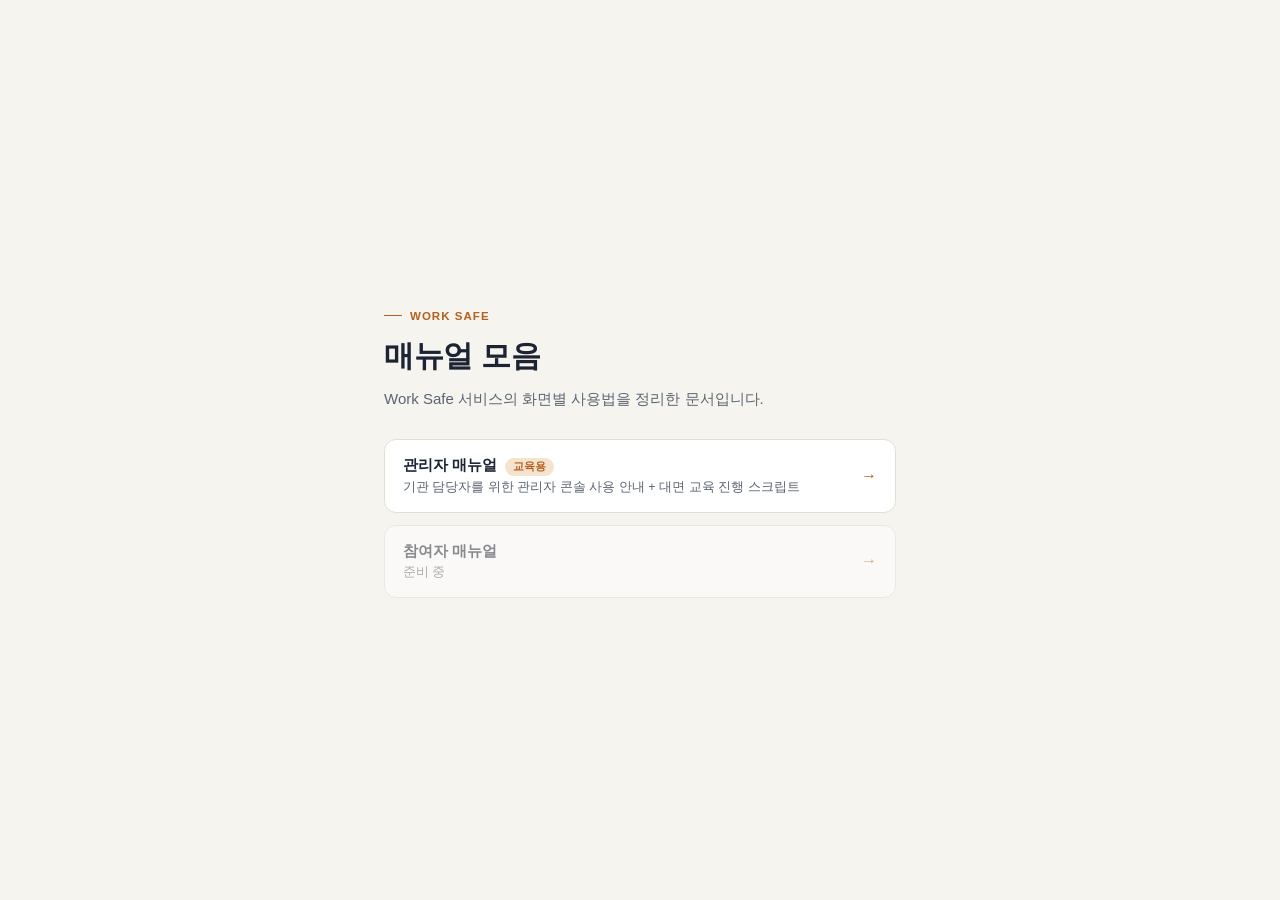
<file: docs/index.html>
<!doctype html>
<html lang="ko">
<head>
<meta charset="utf-8" />
<meta name="viewport" content="width=device-width, initial-scale=1" />
<title>Work Safe 매뉴얼</title>
<link rel="icon" href="./assets/icon/app-icon-64.png" type="image/png" />
<style>
  :root {
    --paper: #f6f4ef;
    --surface: #ffffff;
    --ink: #1c2333;
    --ink-muted: #5c6472;
    --line: #e3ded2;
    --navy: #16233f;
    --accent: #b5601c;
    --accent-soft: #f4e3ce;
  }
  @media (prefers-color-scheme: dark) {
    :root {
      --paper: #14161c;
      --surface: #1b1e26;
      --ink: #ecebe6;
      --ink-muted: #a6a9b4;
      --line: #2c303b;
      --navy: #b9c4de;
      --accent: #e2954f;
      --accent-soft: #3a2c1c;
    }
  }
  * { box-sizing: border-box; }
  body {
    margin: 0;
    min-height: 100vh;
    display: flex;
    align-items: center;
    justify-content: center;
    background: var(--paper);
    color: var(--ink);
    font-family: -apple-system, BlinkMacSystemFont, "Apple SD Gothic Neo", "Malgun Gothic", "Noto Sans KR", sans-serif;
  }
  .wrap { max-width: 560px; width: 100%; padding: 40px 24px; }
  .eyebrow {
    display: inline-flex; align-items: center; gap: 8px;
    font-size: 11.5px; font-weight: 800; letter-spacing: 0.09em; text-transform: uppercase;
    color: var(--accent); margin-bottom: 14px;
  }
  .eyebrow::before { content: ""; width: 18px; height: 1.5px; background: var(--accent); }
  h1 { font-size: clamp(24px, 4vw, 30px); font-weight: 800; letter-spacing: -0.01em; margin: 0 0 10px; }
  p.lead { color: var(--ink-muted); font-size: 15px; margin: 0 0 28px; line-height: 1.6; }
  .cards { display: flex; flex-direction: column; gap: 12px; }
  a.card {
    display: flex; align-items: center; justify-content: space-between; gap: 12px;
    padding: 16px 18px; border-radius: 12px;
    background: var(--surface); border: 1px solid var(--line);
    text-decoration: none; color: var(--ink);
  }
  a.card:hover { border-color: var(--accent); }
  a.card .title { font-weight: 700; font-size: 15px; }
  a.card .desc { font-size: 12.5px; color: var(--ink-muted); margin-top: 3px; }
  a.card .arrow { color: var(--accent); font-weight: 800; flex: none; }
  .card.disabled {
    opacity: 0.5; pointer-events: none;
  }
  .badge {
    display: inline-block; font-size: 10.5px; font-weight: 800; padding: 2px 8px;
    border-radius: 999px; background: var(--accent-soft); color: var(--accent); margin-left: 8px;
  }
</style>
</head>
<body>
  <div class="wrap">
    <span class="eyebrow">Work Safe</span>
    <h1>매뉴얼 모음</h1>
    <p class="lead">Work Safe 서비스의 화면별 사용법을 정리한 문서입니다.</p>
    <div class="cards">
      <a class="card" href="./admin-manual.html">
        <div>
          <div class="title">관리자 매뉴얼<span class="badge">교육용</span></div>
          <div class="desc">기관 담당자를 위한 관리자 콘솔 사용 안내 + 대면 교육 진행 스크립트</div>
        </div>
        <div class="arrow">→</div>
      </a>
      <a class="card disabled" href="#">
        <div>
          <div class="title">참여자 매뉴얼</div>
          <div class="desc">준비 중</div>
        </div>
        <div class="arrow">→</div>
      </a>
    </div>
  </div>
</body>
</html>
</file>
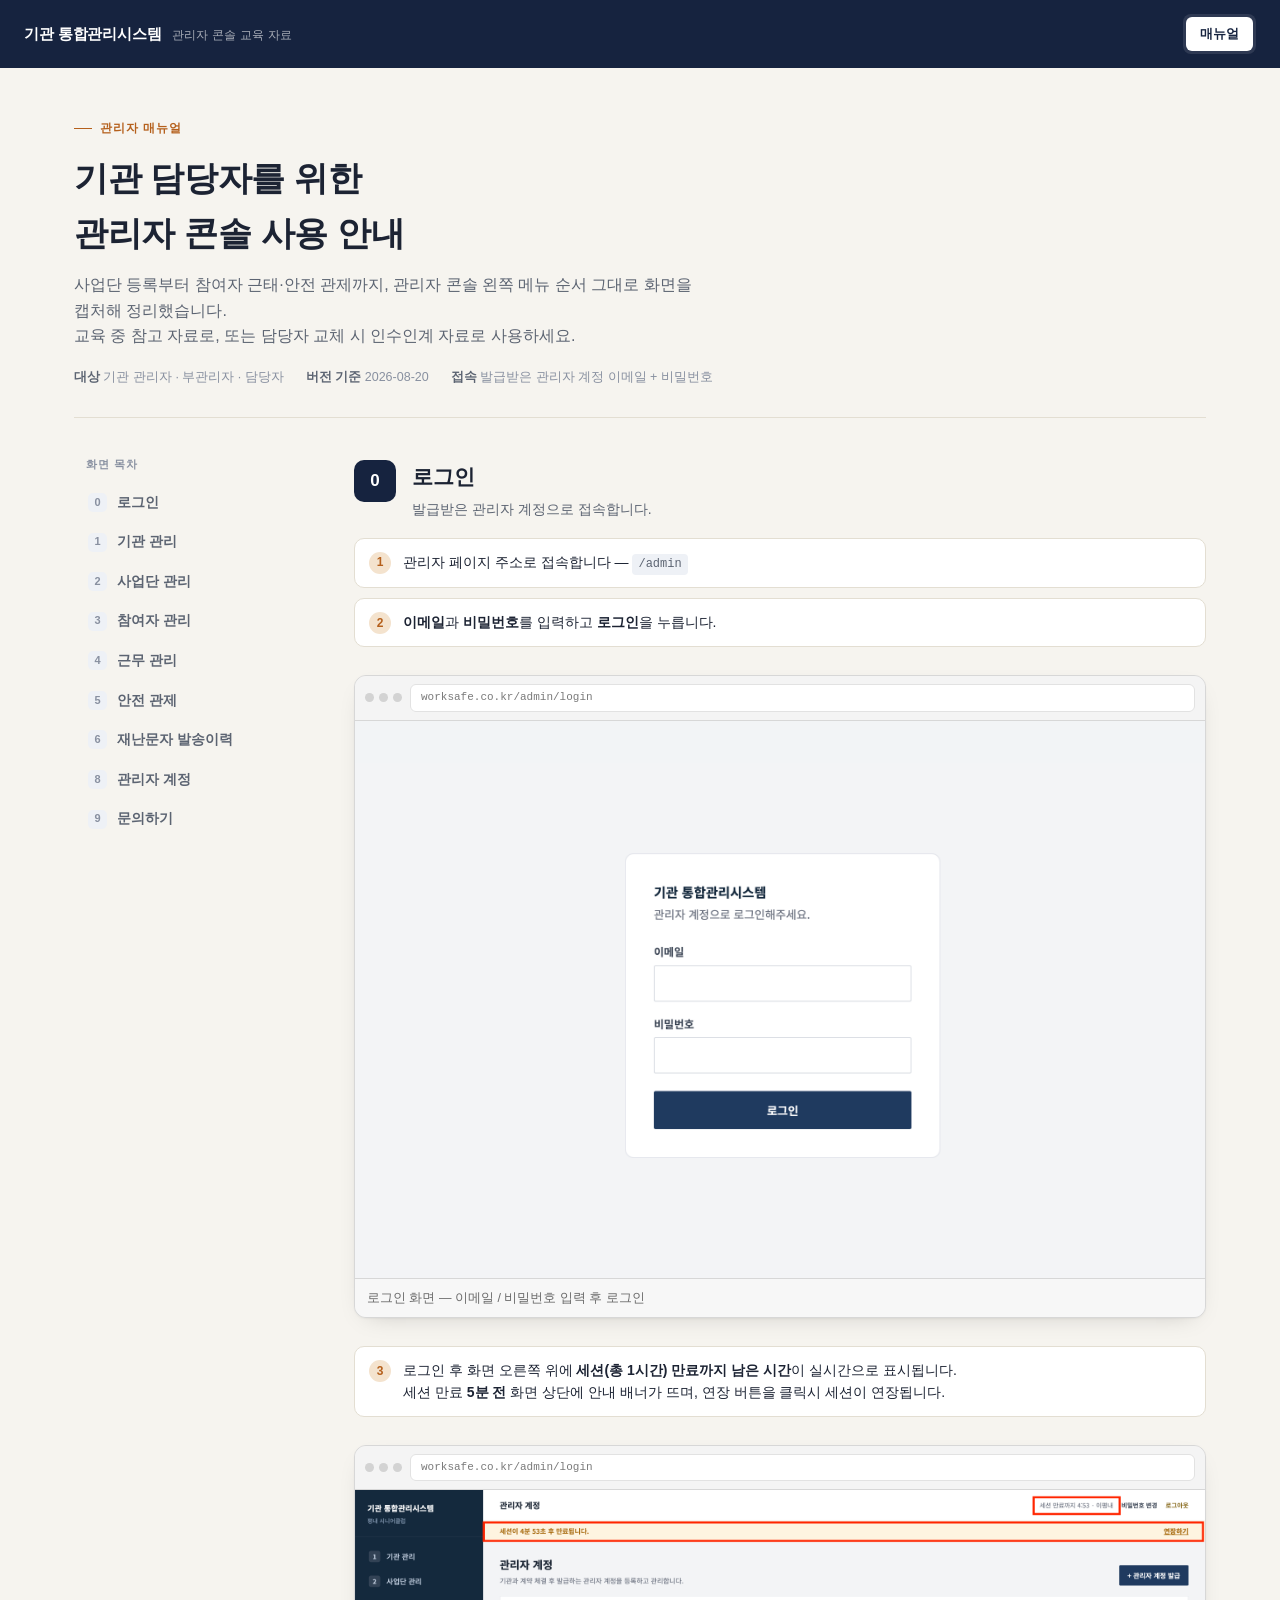
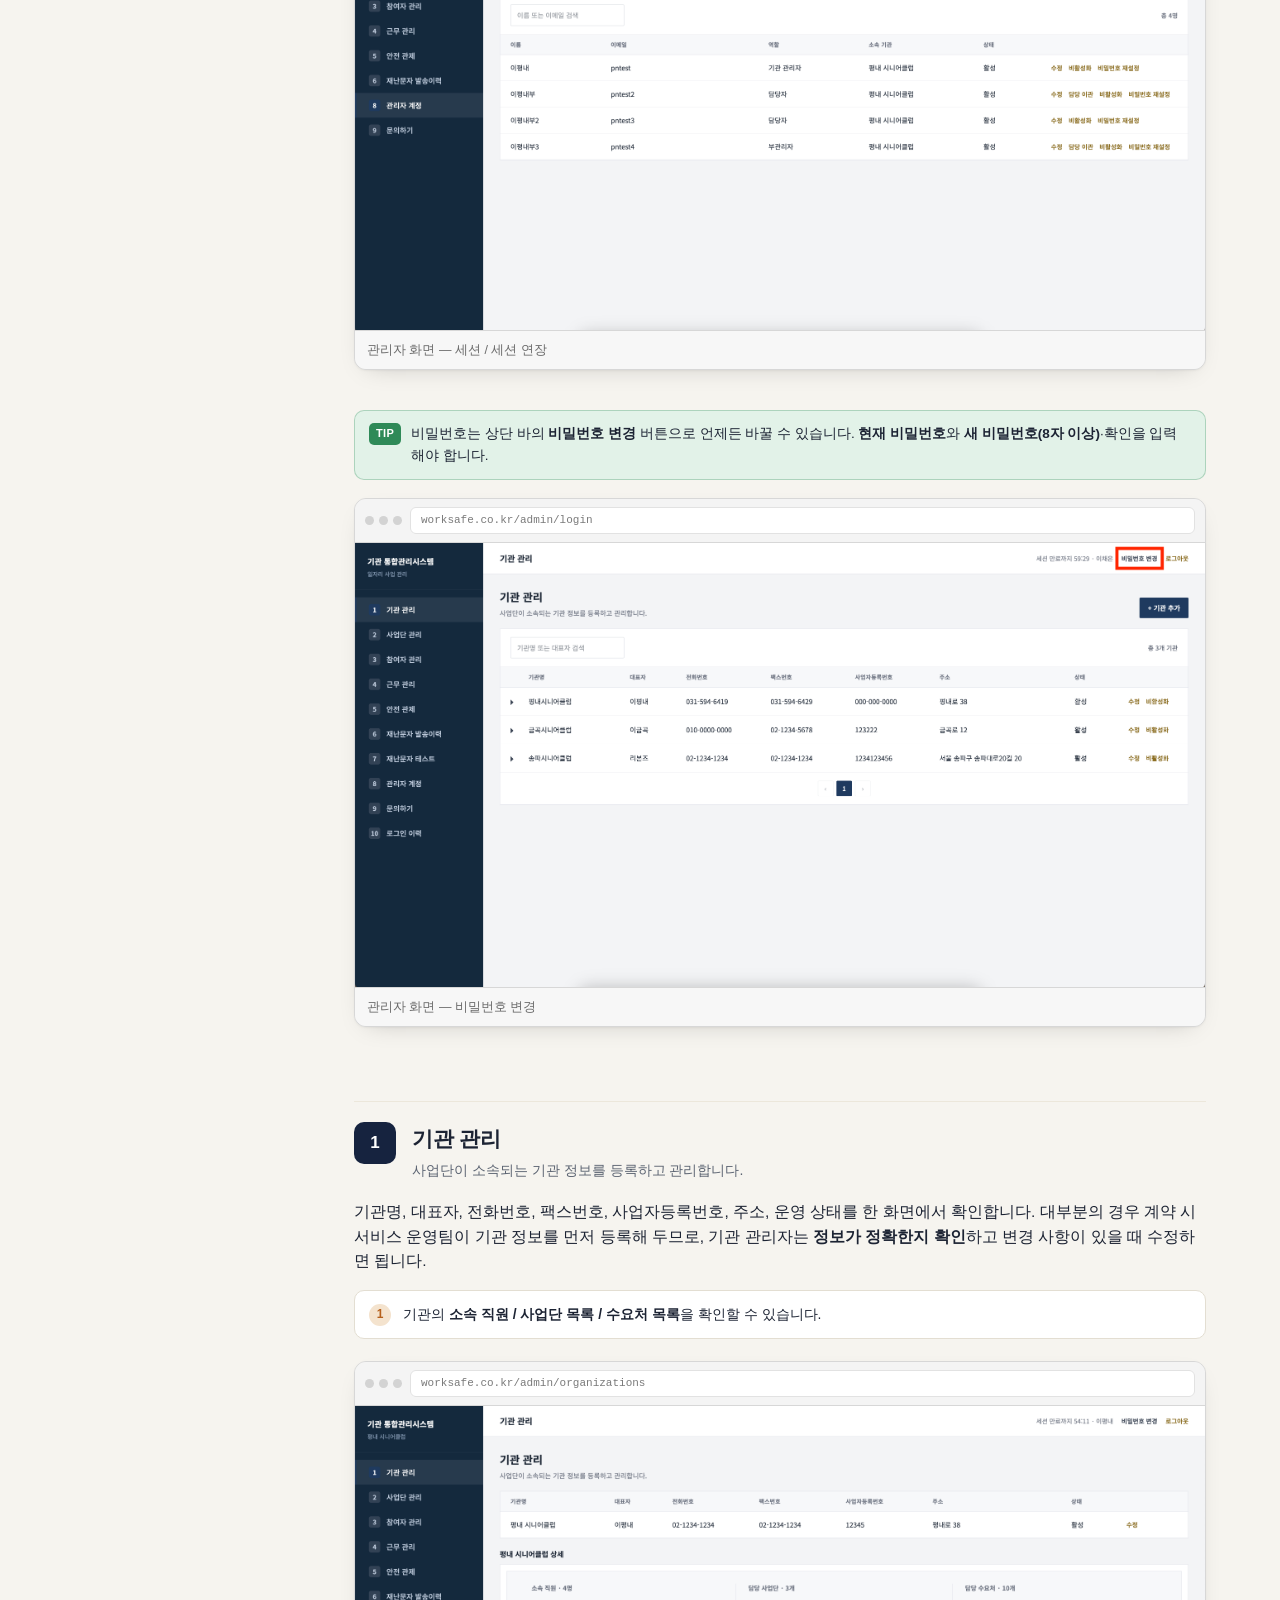
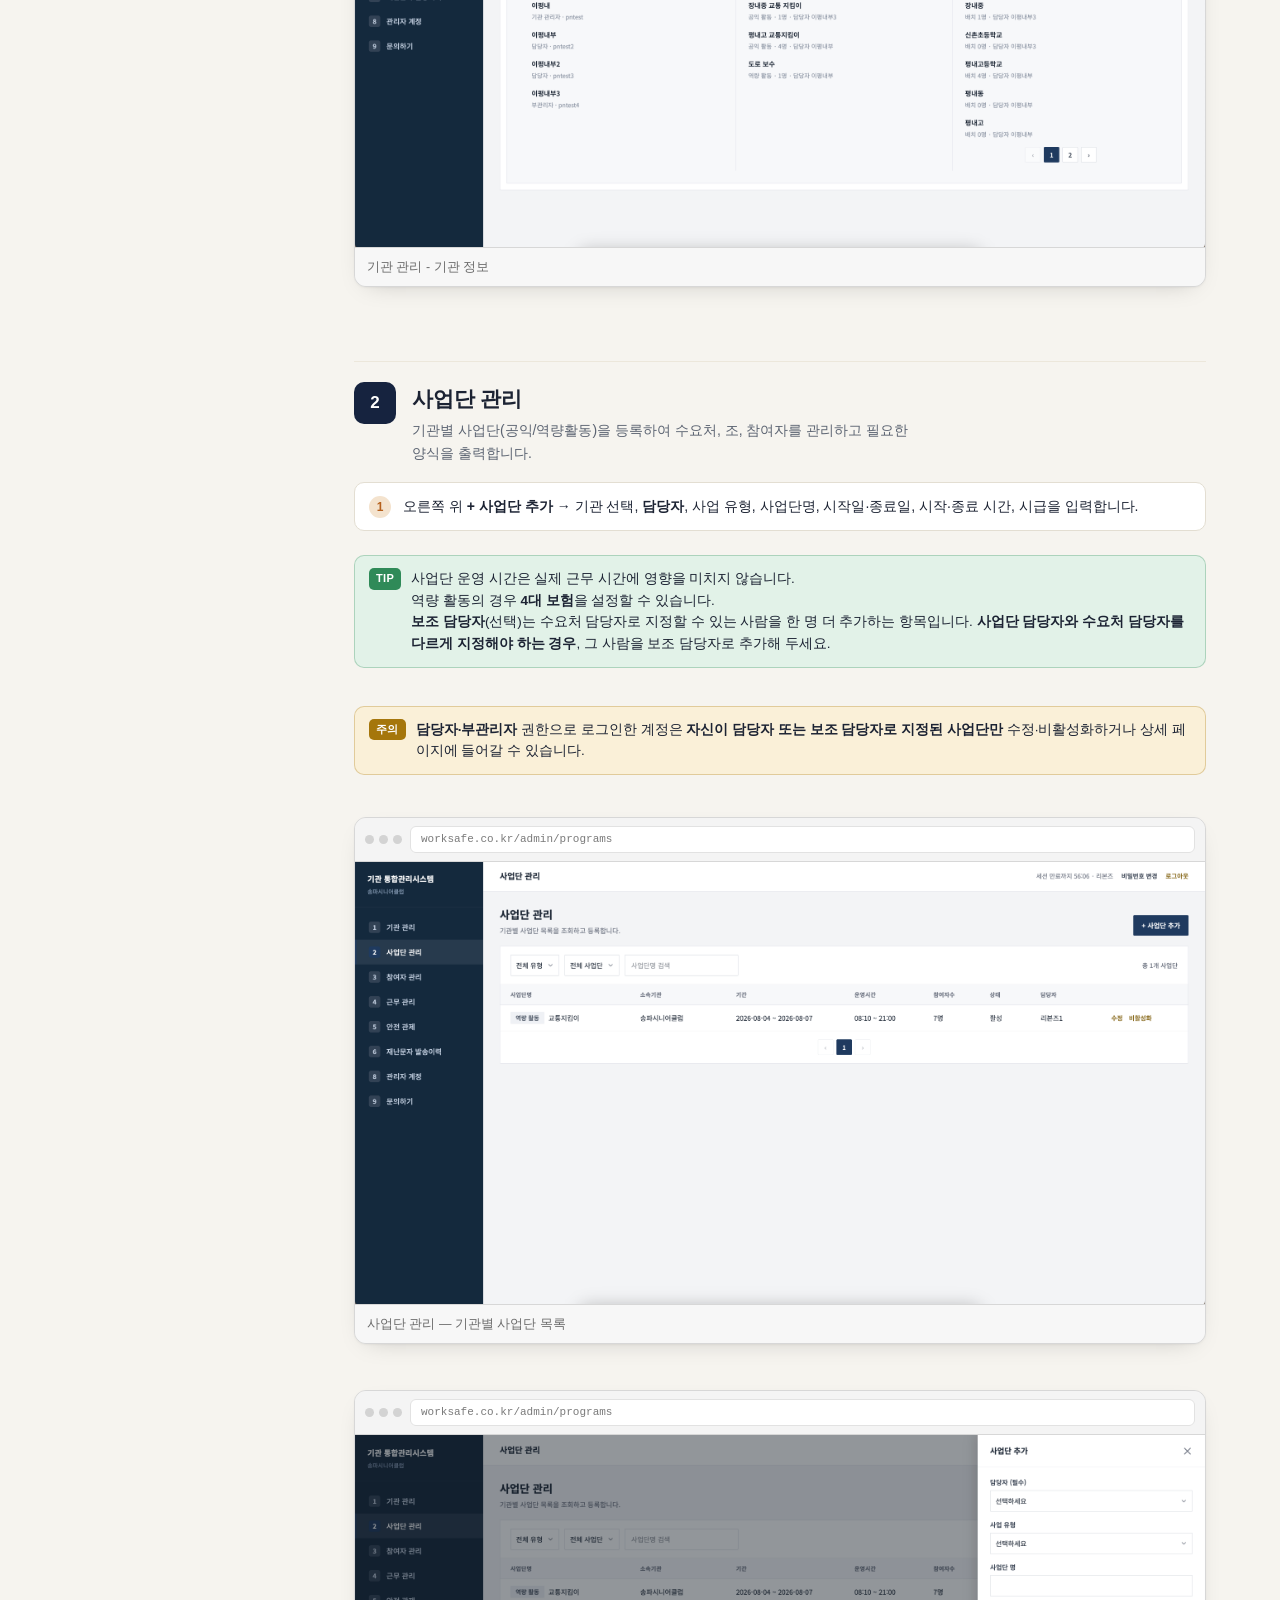
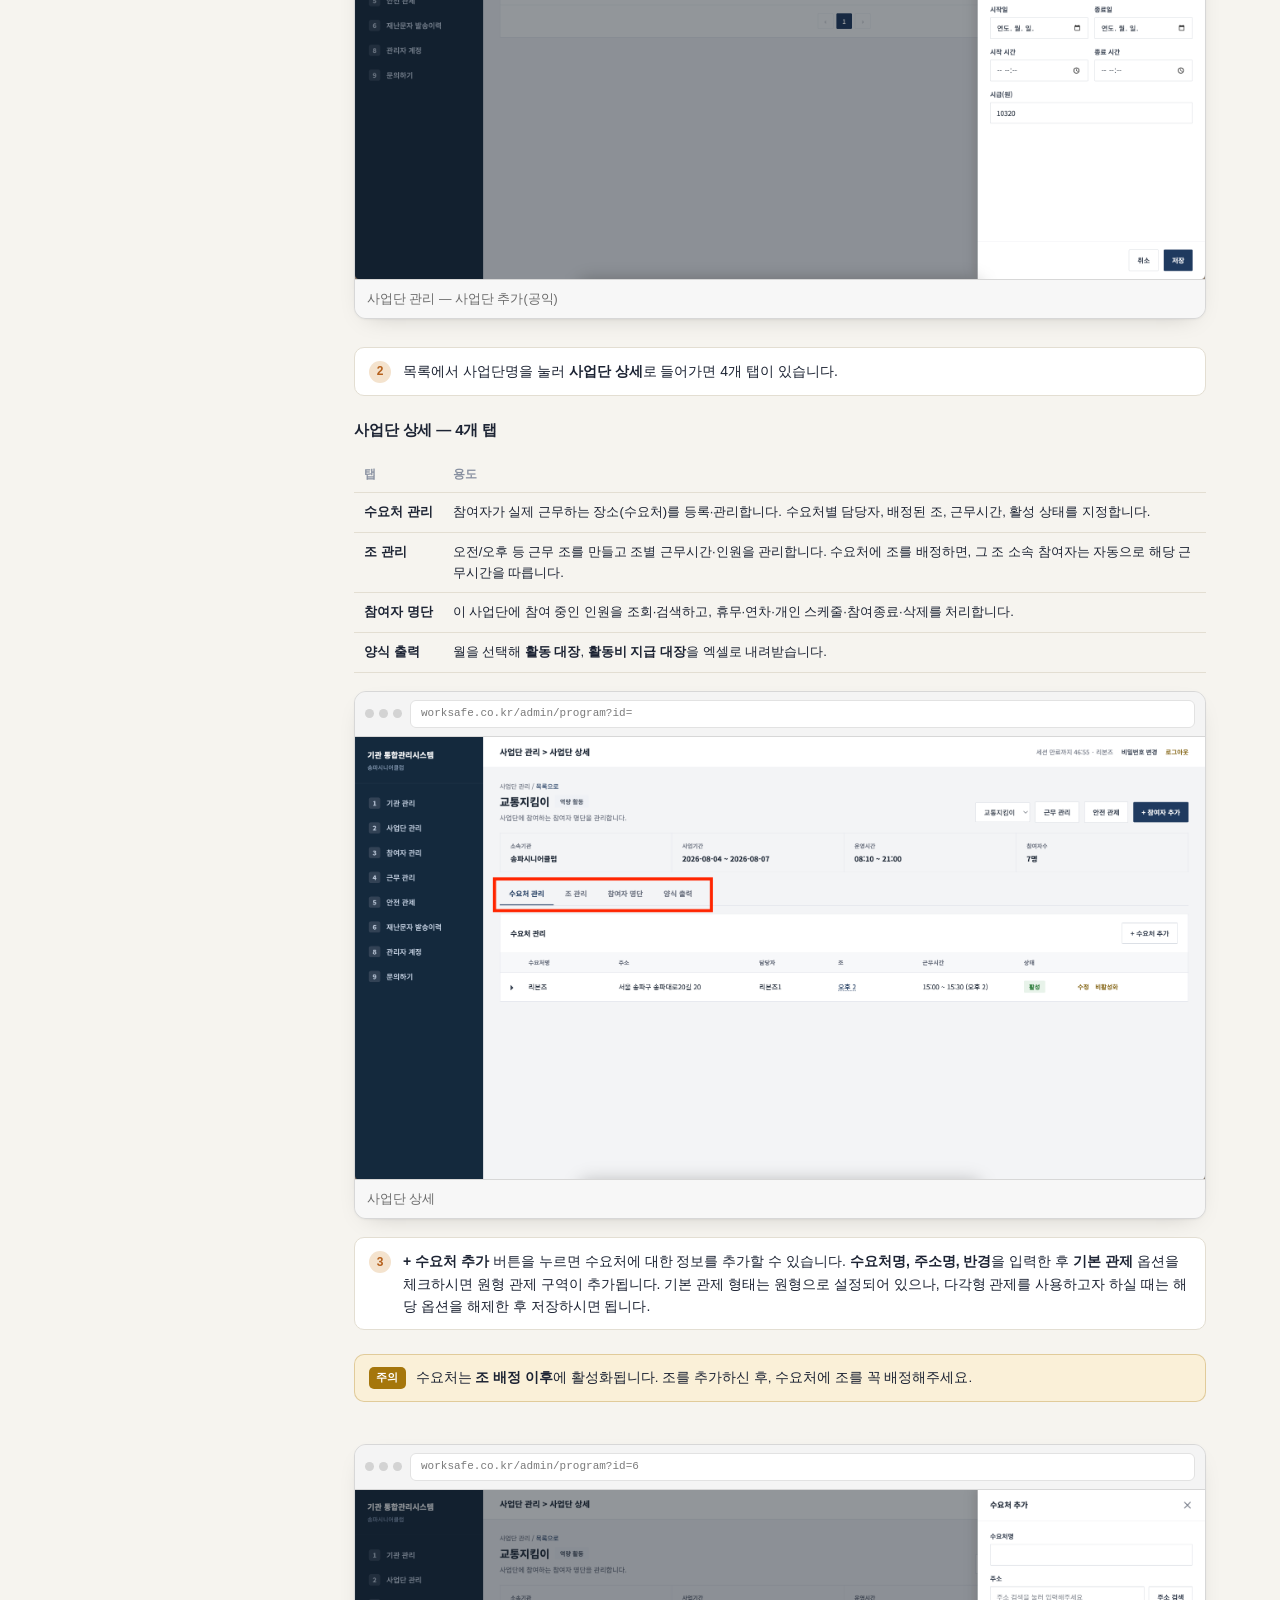
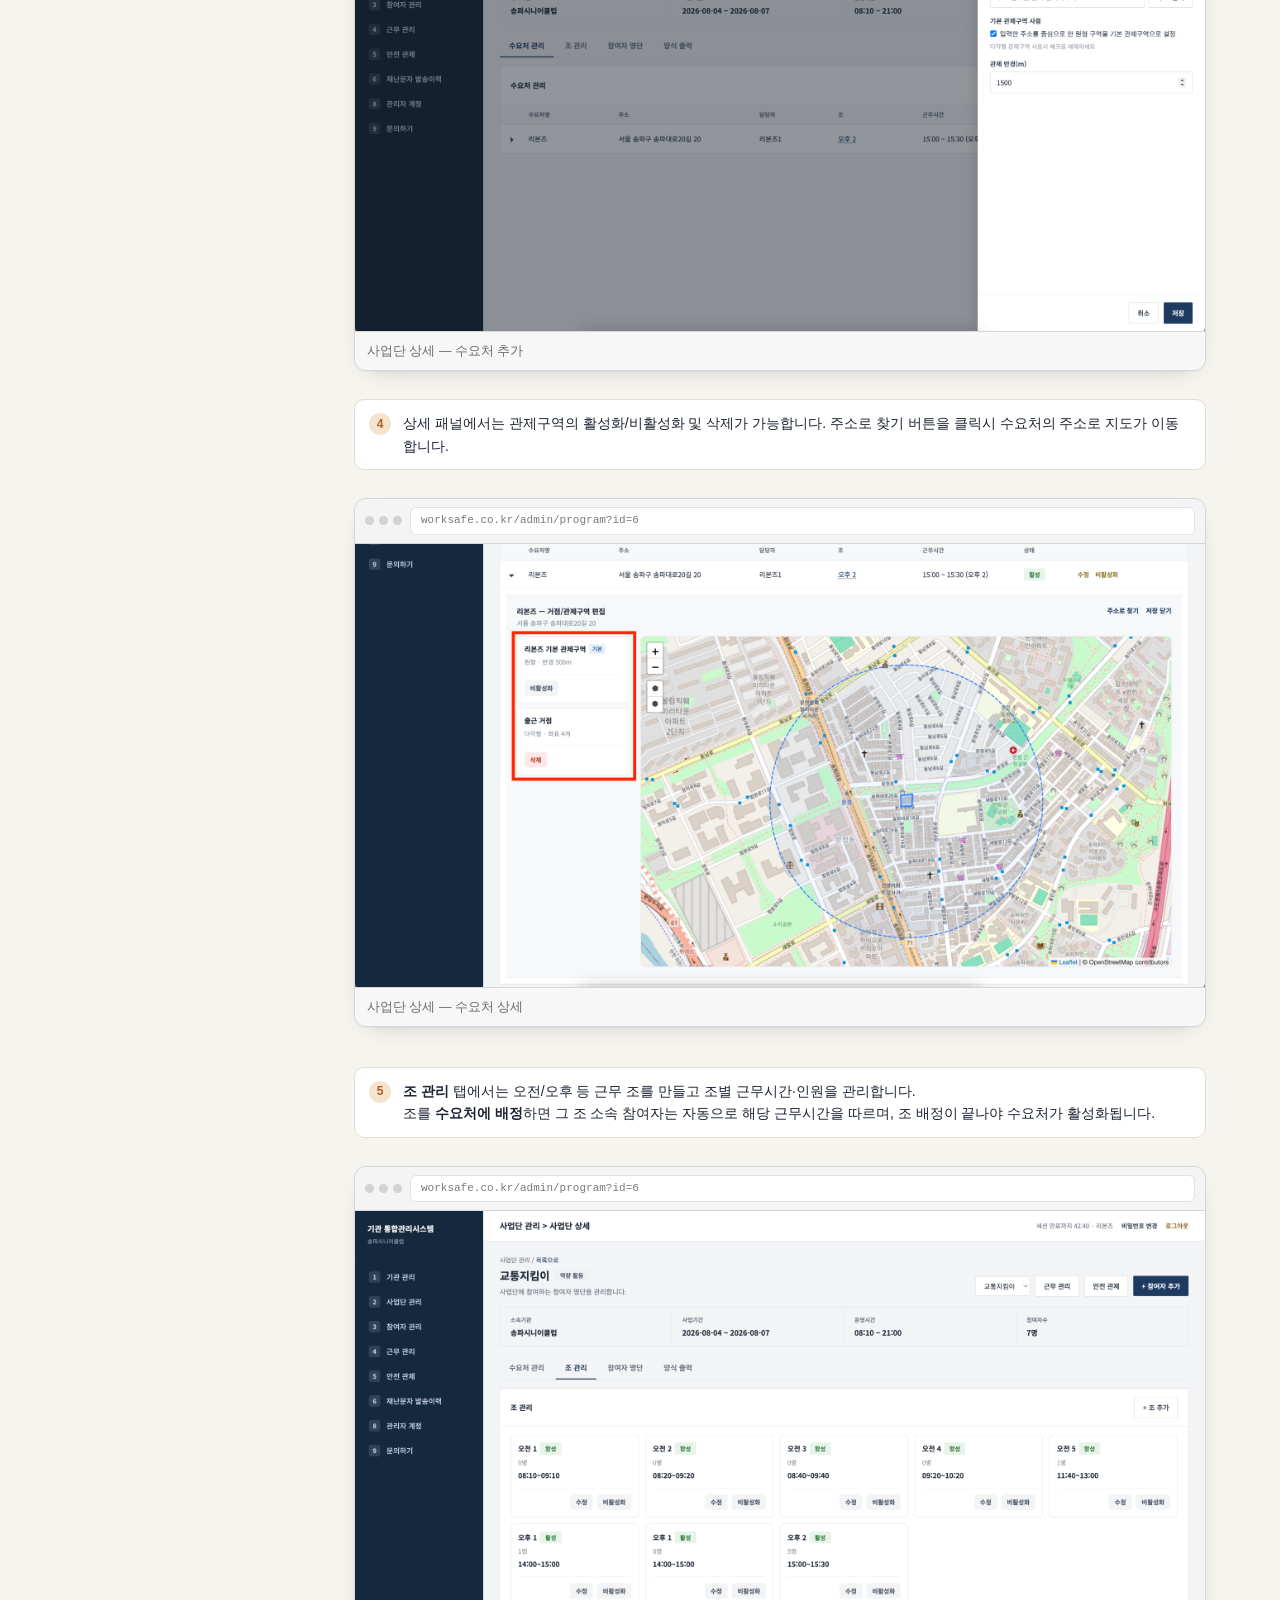
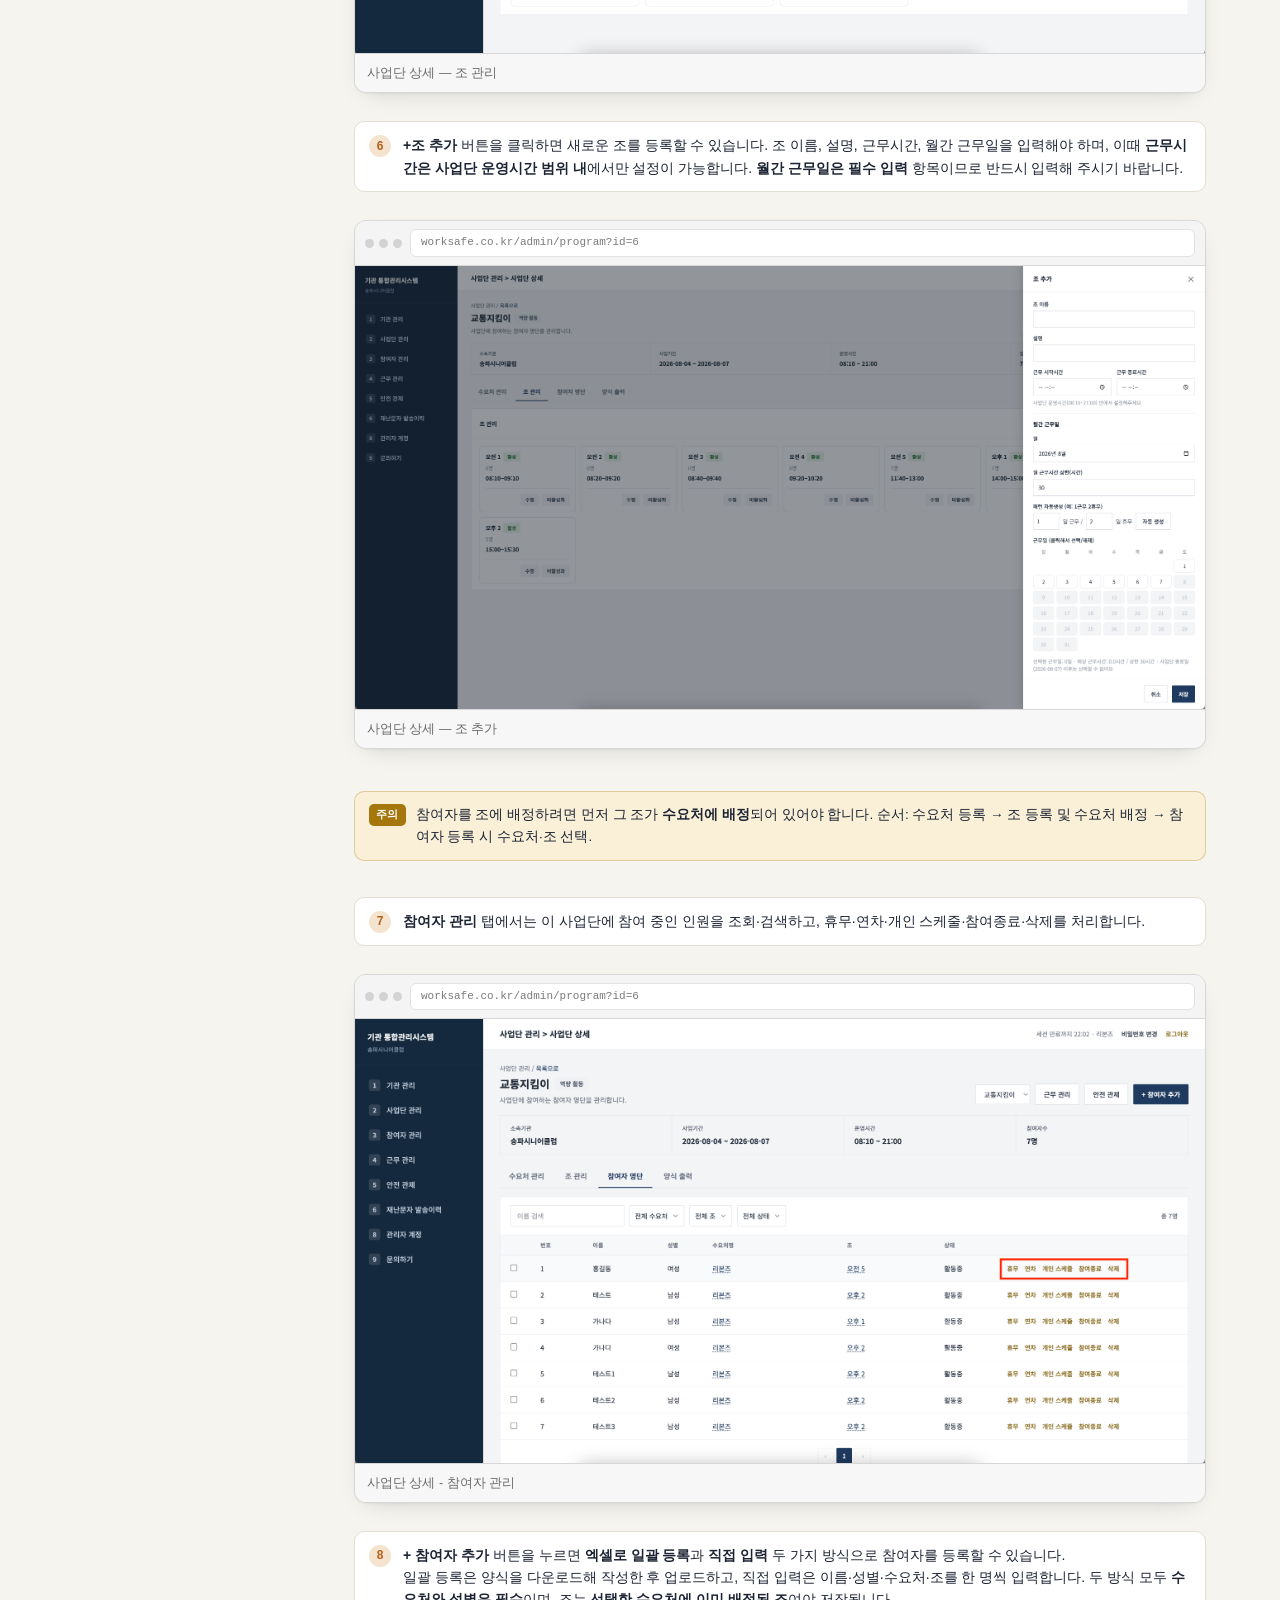
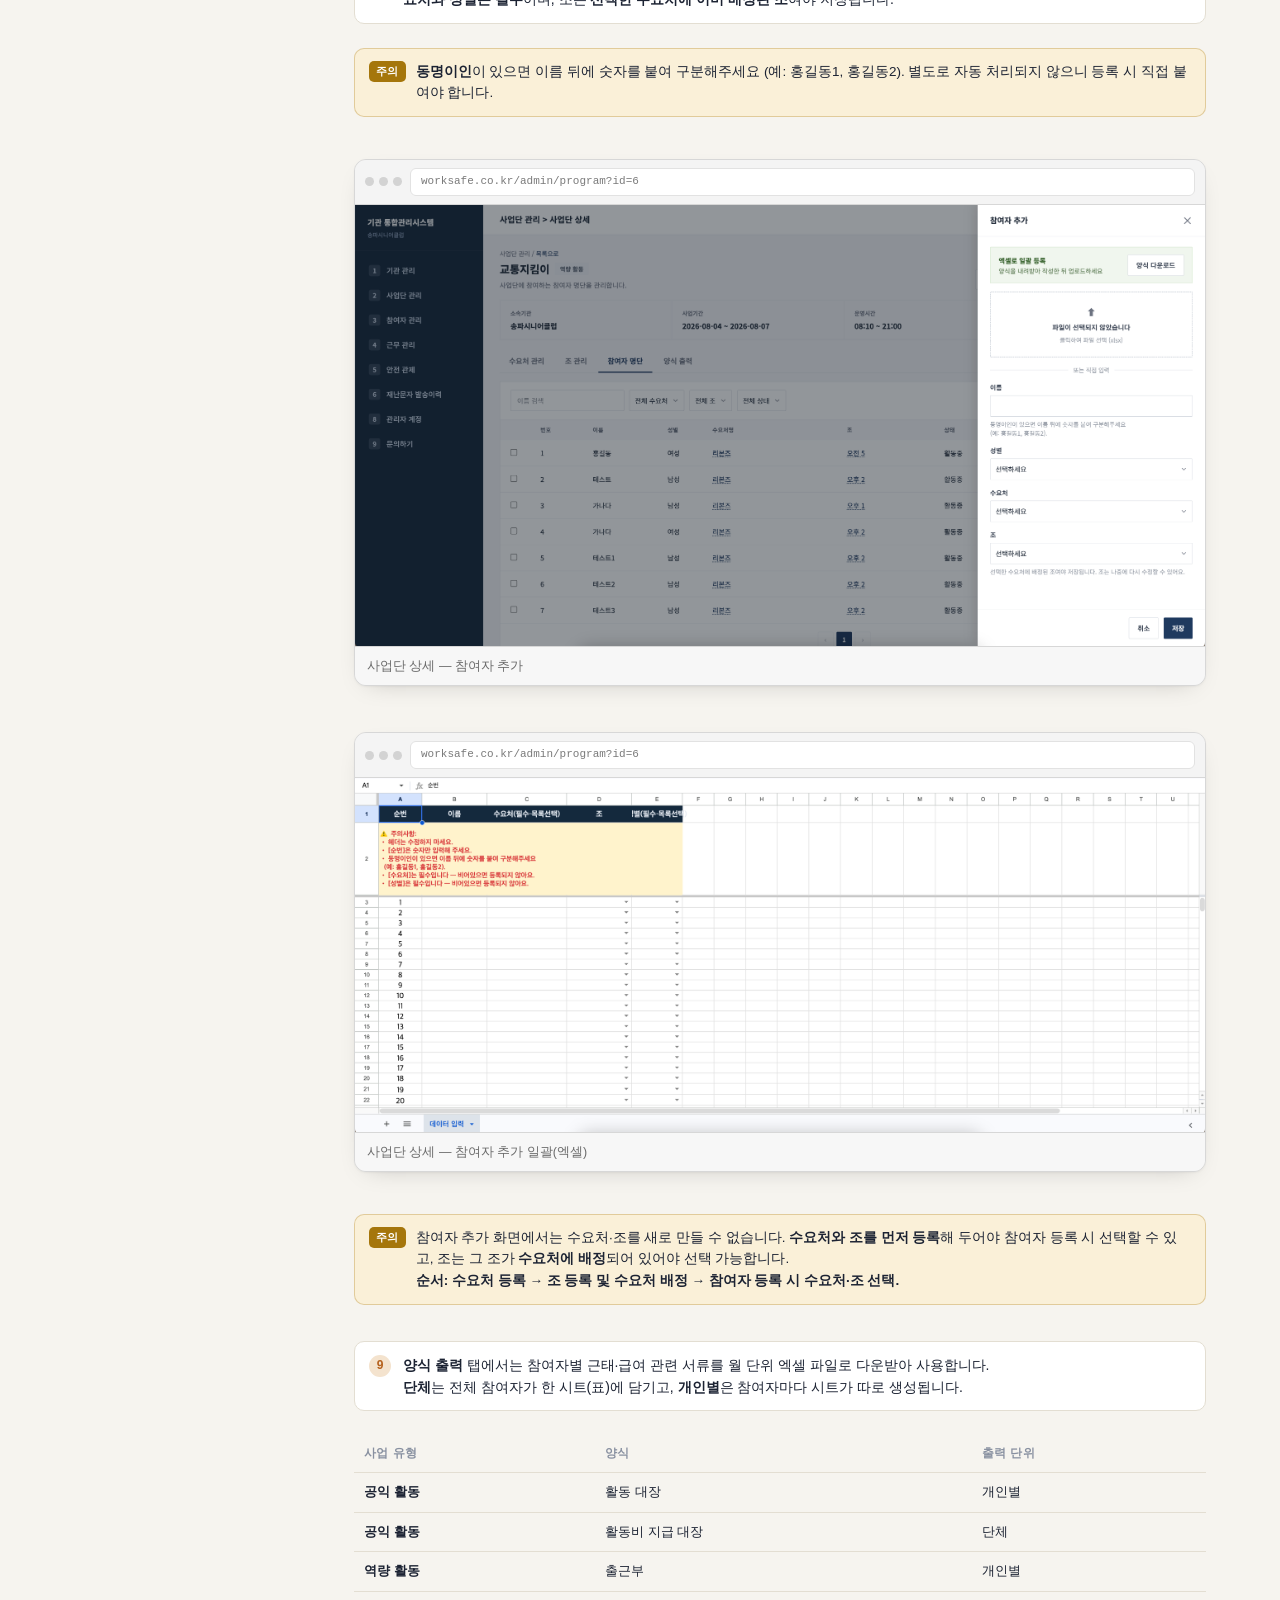
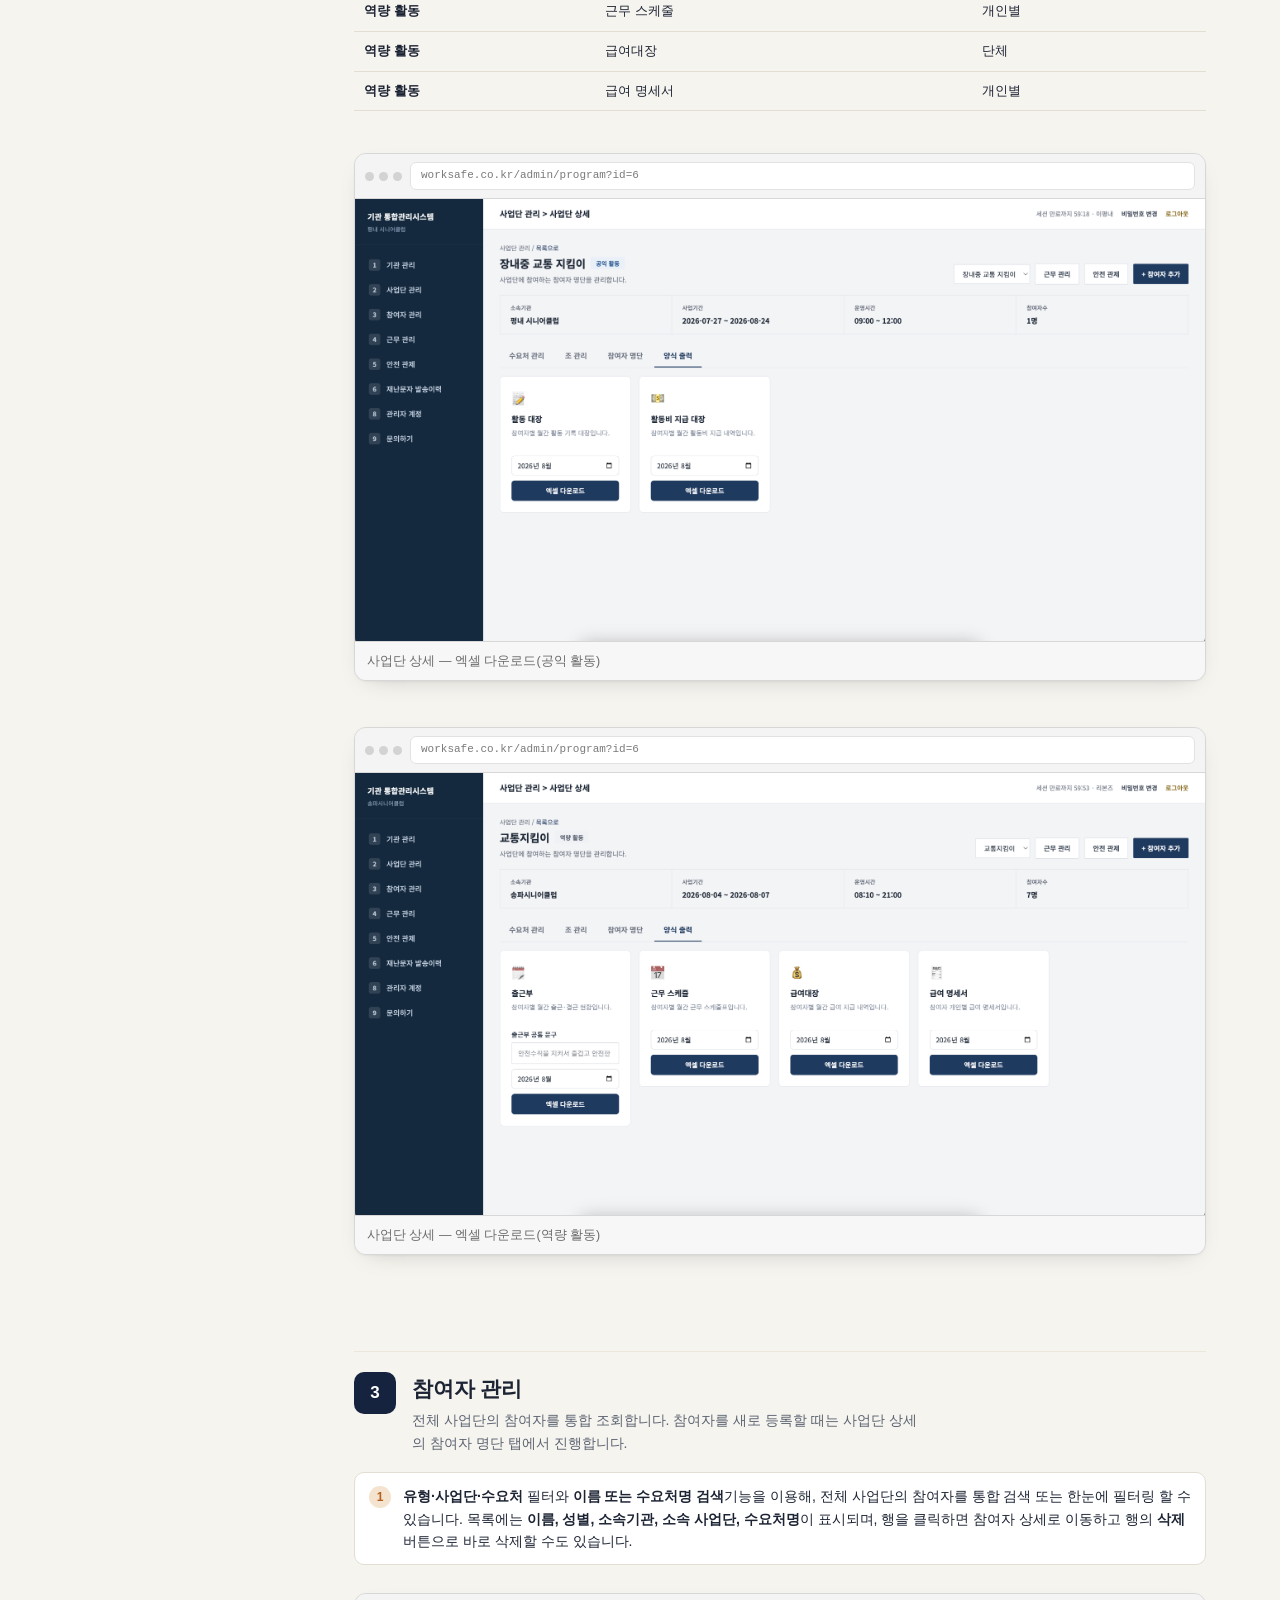
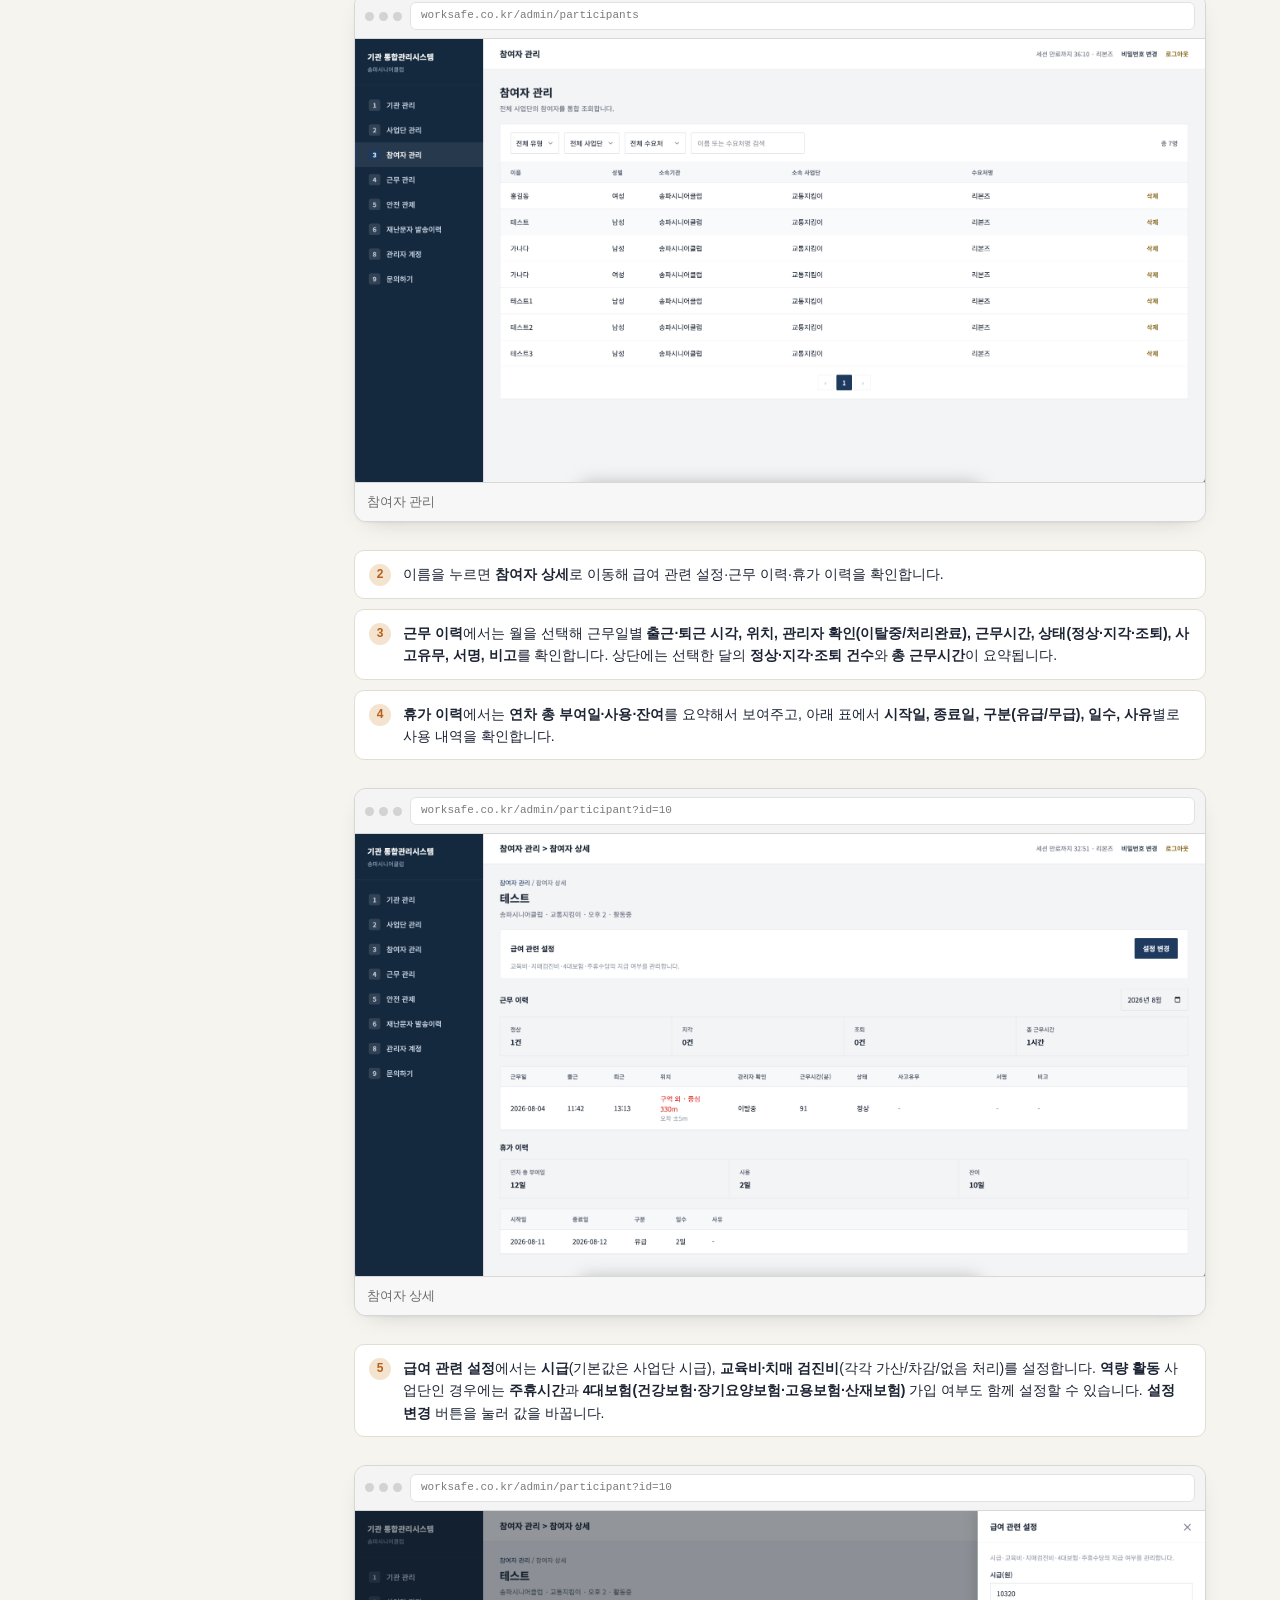
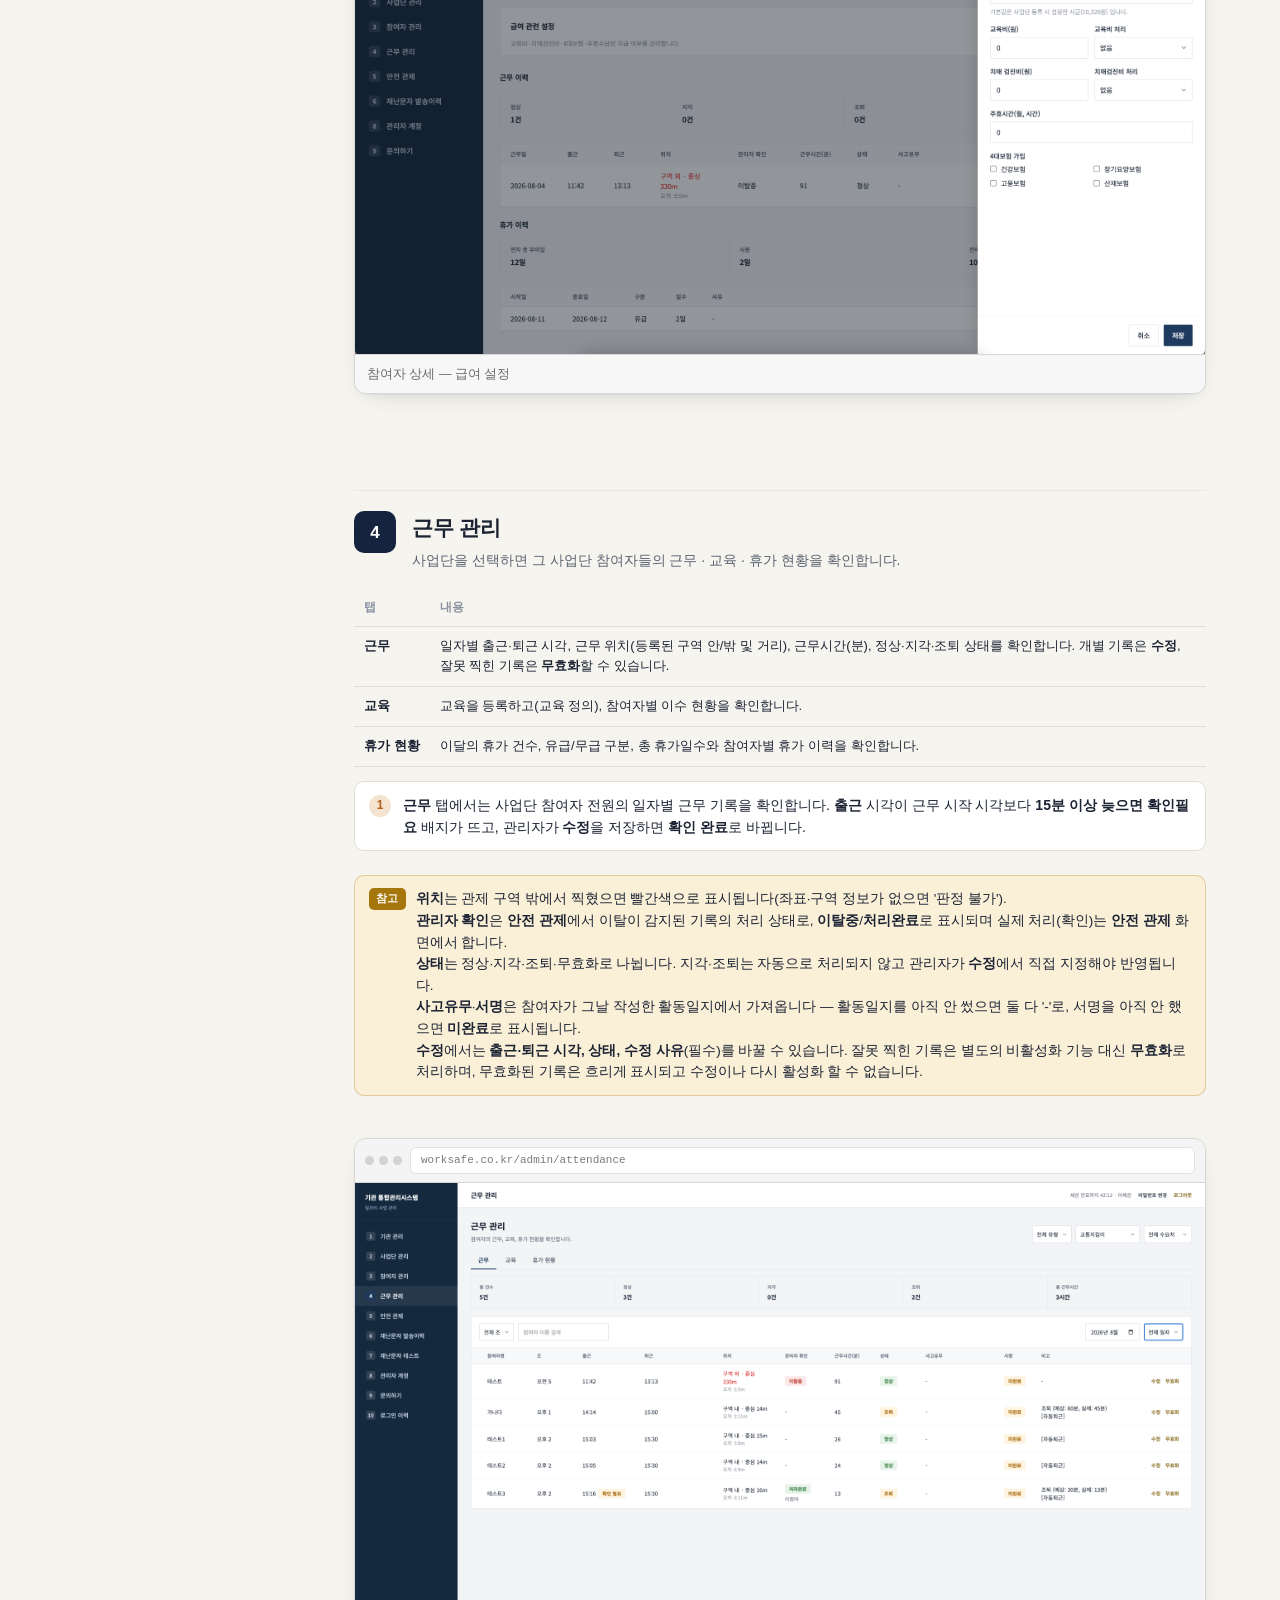
<file: docs/admin-manual.html>
<!doctype html>
<html lang="ko">
  <head>
    <meta charset="utf-8" />
    <meta name="viewport" content="width=device-width, initial-scale=1" />
    <title>기관 통합관리시스템 관리자 매뉴얼</title>
    <link rel="icon" href="./assets/icon/app-icon-64.png" type="image/png" />
    <link rel="stylesheet" href="./admin-manual.css" />
  </head>
  <body>
    <div class="topbar">
      <div class="brand">기관 통합관리시스템<small>관리자 콘솔 교육 자료</small></div>
      <div class="tabswitch" role="tablist">
        <button type="button" role="tab" aria-selected="true" data-tab="manual">매뉴얼</button>
        <button type="button" role="tab" aria-selected="false" data-tab="script" hidden>교육 진행 스크립트</button>
      </div>
    </div>

    <div id="panel-manual">
      <div class="shell">
        <div class="hero">
          <span class="eyebrow">관리자 매뉴얼</span>
          <h1>기관 담당자를 위한<br />관리자 콘솔 사용 안내</h1>
          <p class="lead">
            사업단 등록부터 참여자 근태·안전 관제까지, 관리자 콘솔 왼쪽 메뉴 순서 그대로 화면을 캡처해 정리했습니다. <br />
            교육 중 참고 자료로, 또는 담당자 교체 시 인수인계 자료로 사용하세요.
          </p>
          <div class="meta">
            <span><b>대상</b> 기관 관리자 · 부관리자 · 담당자 </span>
            <span><b>버전 기준</b> 2026-08-20</span>
            <span><b>접속</b> 발급받은 관리자 계정 이메일 + 비밀번호</span>
          </div>
        </div>

        <div class="layout">
          <!-- 목차 -->
          <nav class="toc" aria-label="목차">
            <div class="toc-label">화면 목차</div>
            <a href="#login"><span class="badge">0</span>로그인</a>
            <a href="#organizations"><span class="badge">1</span>기관 관리</a>
            <a href="#programs"><span class="badge">2</span>사업단 관리</a>
            <a href="#participants"><span class="badge">3</span>참여자 관리</a>
            <a href="#attendance"><span class="badge">4</span>근무 관리</a>
            <a href="#escapes"><span class="badge">5</span>안전 관제</a>
            <a href="#disaster"><span class="badge">6</span>재난문자 발송이력</a>
            <a href="#admins"><span class="badge">8</span>관리자 계정</a>
            <a href="#contact"><span class="badge">9</span>문의하기</a>
          </nav>

          <main>
            <!-- 로그인 -->
            <section class="chapter" id="login">
              <div class="chapter-head">
                <div class="chapter-num">0</div>
                <div>
                  <h2>로그인</h2>
                  <div class="sub">발급받은 관리자 계정으로 접속합니다.</div>
                </div>
              </div>
              <ul class="steps">
                <li>
                  <span class="n">1</span>
                  <div>관리자 페이지 주소로 접속합니다 — <span class="path">/admin</span></div>
                </li>
                <li>
                  <span class="n">2</span>
                  <div><b>이메일</b>과 <b>비밀번호</b>를 입력하고 <b>로그인</b>을 누릅니다.</div>
                </li>
                <figure class="shot">
                  <div class="bar">
                    <div class="dots"><span></span><span></span><span></span></div>
                    <div class="url">worksafe.co.kr/admin/login</div>
                  </div>
                  <img src="assets/image/login/01-login.png" alt="관리자 로그인 화면" />
                  <figcaption>로그인 화면 — 이메일 / 비밀번호 입력 후 로그인</figcaption>
                </figure>
                <li>
                  <span class="n">3</span>
                  <div>
                    로그인 후 화면 오른쪽 위에 <b>세션(총 1시간) 만료까지 남은 시간</b>이 실시간으로 표시됩니다. <br />
                    세션 만료 <b>5분 전</b> 화면 상단에 안내 배너가 뜨며, 연장 버튼을 클릭시 세션이 연장됩니다.
                  </div>
                </li>
                <figure class="shot">
                  <div class="bar">
                    <div class="dots"><span></span><span></span><span></span></div>
                    <div class="url">worksafe.co.kr/admin/login</div>
                  </div>
                  <img src="assets/image/login/02-session.png" alt="관리자 세션" />
                  <figcaption>관리자 화면 — 세션 / 세션 연장</figcaption>
                </figure>
              </ul>
              <div class="callout tip">
                <span class="tag">TIP</span>
                <p>
                  비밀번호는 상단 바의 <b>비밀번호 변경</b> 버튼으로 언제든 바꿀 수 있습니다. <b>현재 비밀번호</b>와
                  <b>새 비밀번호(8자 이상)</b>·확인을 입력해야 합니다.
                </p>
              </div>
              <figure class="shot">
                <div class="bar">
                  <div class="dots"><span></span><span></span><span></span></div>
                  <div class="url">worksafe.co.kr/admin/login</div>
                </div>
                <img src="assets/image/login/03-change-password.png" alt="관리자 로그인 화면" />
                <figcaption>관리자 화면 — 비밀번호 변경</figcaption>
              </figure>
            </section>

            <!-- 기관 관리 -->
            <section class="chapter" id="organizations">
              <div class="chapter-head">
                <div class="chapter-num">1</div>
                <div>
                  <h2>기관 관리</h2>
                  <div class="sub">사업단이 소속되는 기관 정보를 등록하고 관리합니다.</div>
                </div>
              </div>
              <p>
                기관명, 대표자, 전화번호, 팩스번호, 사업자등록번호, 주소, 운영 상태를 한 화면에서 확인합니다. 대부분의 경우 계약 시 서비스
                운영팀이 기관 정보를 먼저 등록해 두므로, 기관 관리자는 <b>정보가 정확한지 확인</b>하고 변경 사항이 있을 때 수정하면 됩니다.
              </p>
              <ul class="steps">
                <li>
                  <span class="n">1</span>
                  <div>기관의 <b>소속 직원 / 사업단 목록 / 수요처 목록</b>을 확인할 수 있습니다.</div>
                </li>
              </ul>
              <figure class="shot">
                <div class="bar">
                  <div class="dots"><span></span><span></span><span></span></div>
                  <div class="url">worksafe.co.kr/admin/organizations</div>
                </div>
                <img src="assets/image/organizations/01-list.png" alt="기관 관리 목록 화면" />
                <figcaption>기관 관리 - 기관 정보</figcaption>
              </figure>
            </section>

            <!-- 사업단 관리 -->
            <section class="chapter" id="programs">
              <div class="chapter-head">
                <div class="chapter-num">2</div>
                <div>
                  <h2>사업단 관리</h2>
                  <div class="sub">기관별 사업단(공익/역량활동)을 등록하여 수요처, 조, 참여자를 관리하고 필요한 양식을 출력합니다.</div>
                </div>
              </div>
              <ul class="steps">
                <li>
                  <span class="n">1</span>
                  <div>
                    오른쪽 위 <b>+ 사업단 추가</b> → 기관 선택, <b>담당자</b>, 사업 유형, 사업단명, 시작일·종료일, 시작·종료 시간, 시급을
                    입력합니다.
                  </div>
                </li>
                <div class="callout tip">
                  <span class="tag">TIP</span>
                  <p>
                    사업단 운영 시간은 실제 근무 시간에 영향을 미치지 않습니다.
                    <br />
                    역량 활동의 경우 <b>4대 보험</b>을 설정할 수 있습니다.
                    <br />
                    <b>보조 담당자</b>(선택)는 수요처 담당자로 지정할 수 있는 사람을 한 명 더 추가하는 항목입니다. <b>사업단 담당자와
                    수요처 담당자를 다르게 지정해야 하는 경우</b>, 그 사람을 보조 담당자로 추가해 두세요.
                  </p>
                </div>
                <div class="callout warn">
                  <span class="tag">주의</span>
                  <p>
                    <b>담당자·부관리자</b> 권한으로 로그인한 계정은 <b>자신이 담당자 또는 보조 담당자로 지정된 사업단만</b>
                    수정·비활성화하거나 상세 페이지에 들어갈 수 있습니다.
                  </p>
                </div>
                <figure class="shot">
                  <div class="bar">
                    <div class="dots"><span></span><span></span><span></span></div>
                    <div class="url">worksafe.co.kr/admin/programs</div>
                  </div>
                  <img src="assets/image/programs/01-list.png" alt="사업단 관리 목록 화면" />
                  <figcaption>사업단 관리 — 기관별 사업단 목록</figcaption>
                </figure>
                <figure class="shot">
                  <div class="bar">
                    <div class="dots"><span></span><span></span><span></span></div>
                    <div class="url">worksafe.co.kr/admin/programs</div>
                  </div>
                  <img src="assets/image/programs/02-add-program.png" alt="사업단 추가 화면" />
                  <figcaption>사업단 관리 — 사업단 추가(공익)</figcaption>
                </figure>
                <li>
                  <span class="n">2</span>
                  <div>목록에서 사업단명을 눌러 <b>사업단 상세</b>로 들어가면 4개 탭이 있습니다.</div>
                </li>
              </ul>

              <h3 style="font-size: 15px; margin: 22px 0 8px">사업단 상세 — 4개 탭</h3>
              <table class="ref">
                <tr>
                  <th>탭</th>
                  <th>용도</th>
                </tr>
                <tr>
                  <td class="role">수요처 관리</td>
                  <td>
                    참여자가 실제 근무하는 장소(수요처)를 등록·관리합니다. 수요처별 담당자, 배정된 조, 근무시간, 활성 상태를 지정합니다.
                  </td>
                </tr>
                <tr>
                  <td class="role">조 관리</td>
                  <td>
                    오전/오후 등 근무 조를 만들고 조별 근무시간·인원을 관리합니다. 수요처에 조를 배정하면, 그 조 소속 참여자는 자동으로 해당
                    근무시간을 따릅니다.
                  </td>
                </tr>
                <tr>
                  <td class="role">참여자 명단</td>
                  <td>이 사업단에 참여 중인 인원을 조회·검색하고, 휴무·연차·개인 스케줄·참여종료·삭제를 처리합니다.</td>
                </tr>
                <tr>
                  <td class="role">양식 출력</td>
                  <td>월을 선택해 <b>활동 대장</b>, <b>활동비 지급 대장</b>을 엑셀로 내려받습니다.</td>
                </tr>
              </table>

              <figure class="shot">
                <div class="bar">
                  <div class="dots"><span></span><span></span><span></span></div>
                  <div class="url">worksafe.co.kr/admin/program?id=</div>
                </div>
                <img src="assets/image/programs/03-detail.png" alt="사업단 상세" />
                <figcaption>사업단 상세</figcaption>
              </figure>

              <!-- 사업단 상세 — 수요처 탭 -->
              <ul class="steps">
                <li>
                  <span class="n">3</span>
                  <div>
                    <b>+ 수요처 추가</b> 버튼을 누르면 수요처에 대한 정보를 추가할 수 있습니다. <b>수요처명, 주소명, 반경</b>을 입력한 후
                    <b>기본 관제</b> 옵션을 체크하시면 원형 관제 구역이 추가됩니다. 기본 관제 형태는 원형으로 설정되어 있으나, 다각형 관제를
                    사용하고자 하실 때는 해당 옵션을 해제한 후 저장하시면 됩니다.
                  </div>
                </li>
                <div class="callout warn">
                  <span class="tag">주의</span>
                  <p>수요처는 <b>조 배정 이후</b>에 활성화됩니다. 조를 추가하신 후, 수요처에 조를 꼭 배정해주세요.</p>
                </div>
                <figure class="shot">
                  <div class="bar">
                    <div class="dots"><span></span><span></span><span></span></div>
                    <div class="url">worksafe.co.kr/admin/program?id=6</div>
                  </div>
                  <img src="assets/image/programs/04-add-demand-site.png" alt="사업단 상세 - 수요처 추가" />
                  <figcaption>사업단 상세 — 수요처 추가</figcaption>
                </figure>
                <li>
                  <span class="n">4</span>
                  <div>
                    상세 패널에서는 관제구역의 활성화/비활성화 및 삭제가 가능합니다. 주소로 찾기 버튼을 클릭시 수요처의 주소로 지도가
                    이동합니다.
                  </div>
                </li>
                <figure class="shot">
                  <div class="bar">
                    <div class="dots"><span></span><span></span><span></span></div>
                    <div class="url">worksafe.co.kr/admin/program?id=6</div>
                  </div>
                  <img src="assets/image/programs/05-demand-site-detail.png" alt="사업단 상세 - 수요처 상세" />
                  <figcaption>사업단 상세 — 수요처 상세</figcaption>
                </figure>
              </ul>

              <!-- 사업단 상세 — 조 관리 탭 -->
              <ul class="steps">
                <li>
                  <span class="n">5</span>
                  <div>
                    <b>조 관리</b> 탭에서는 오전/오후 등 근무 조를 만들고 조별 근무시간·인원을 관리합니다.<br />
                    조를 <b>수요처에 배정</b>하면 그 조 소속 참여자는 자동으로 해당 근무시간을 따르며, 조 배정이 끝나야 수요처가
                    활성화됩니다.
                  </div>
                </li>
                <figure class="shot">
                  <div class="bar">
                    <div class="dots"><span></span><span></span><span></span></div>
                    <div class="url">worksafe.co.kr/admin/program?id=6</div>
                  </div>
                  <img src="assets/image/programs/06-groups.png" alt="사업단 상세 - 조 관리" />
                  <figcaption>사업단 상세 — 조 관리</figcaption>
                </figure>
                <li>
                  <span class="n">6</span>
                  <div>
                    <b>+조 추가</b> 버튼을 클릭하면 새로운 조를 등록할 수 있습니다. 조 이름, 설명, 근무시간, 월간 근무일을 입력해야 하며,
                    이때 <b>근무시간은 사업단 운영시간 범위 내</b>에서만 설정이 가능합니다. <b>월간 근무일은 필수 입력</b> 항목이므로 반드시
                    입력해 주시기 바랍니다.
                  </div>
                </li>
                <figure class="shot">
                  <div class="bar">
                    <div class="dots"><span></span><span></span><span></span></div>
                    <div class="url">worksafe.co.kr/admin/program?id=6</div>
                  </div>
                  <img src="assets/image/programs/07-add-group.png" alt="사업단 상세 - 조 추가" />
                  <figcaption>사업단 상세 — 조 추가</figcaption>
                </figure>

                <div class="callout warn">
                  <span class="tag">주의</span>
                  <p>
                    참여자를 조에 배정하려면 먼저 그 조가 <b>수요처에 배정</b>되어 있어야 합니다. 순서: 수요처 등록 → 조 등록 및 수요처 배정
                    → 참여자 등록 시 수요처·조 선택.
                  </p>
                </div>
              </ul>

              <!-- 사업단 상세 — 참여자 관리 탭 -->
              <ul class="steps">
                <li>
                  <span class="n">7</span>
                  <div>
                    <b>참여자 관리</b> 탭에서는 이 사업단에 참여 중인 인원을 조회·검색하고, 휴무·연차·개인 스케줄·참여종료·삭제를
                    처리합니다.
                  </div>
                </li>
                <figure class="shot">
                  <div class="bar">
                    <div class="dots"><span></span><span></span><span></span></div>
                    <div class="url">worksafe.co.kr/admin/program?id=6</div>
                  </div>
                  <img src="assets/image/programs/08-participants.png" alt="사업단 상세 - 참여자 관리" />
                  <figcaption>사업단 상세 - 참여자 관리</figcaption>
                </figure>
                <li>
                  <span class="n">8</span>
                  <div>
                    <b>+ 참여자 추가</b> 버튼을 누르면 <b>엑셀로 일괄 등록</b>과 <b>직접 입력</b> 두 가지 방식으로 참여자를 등록할 수
                    있습니다.<br />
                    일괄 등록은 양식을 다운로드해 작성한 후 업로드하고, 직접 입력은 이름·성별·수요처·조를 한 명씩 입력합니다. 두 방식 모두
                    <b>수요처와 성별은 필수</b>이며, 조는 <b>선택한 수요처에 이미 배정된 조</b>여야 저장됩니다.
                  </div>
                </li>
                <div class="callout warn">
                  <span class="tag">주의</span>
                  <p>
                    <b>동명이인</b>이 있으면 이름 뒤에 숫자를 붙여 구분해주세요 (예: 홍길동1, 홍길동2). 별도로 자동 처리되지 않으니 등록 시
                    직접 붙여야 합니다.
                  </p>
                </div>
                <figure class="shot">
                  <div class="bar">
                    <div class="dots"><span></span><span></span><span></span></div>
                    <div class="url">worksafe.co.kr/admin/program?id=6</div>
                  </div>
                  <img src="assets/image/programs/09-add-participants.png" alt="사업단 상세 - 참여자 추가" />
                  <figcaption>사업단 상세 — 참여자 추가</figcaption>
                </figure>
                <figure class="shot">
                  <div class="bar">
                    <div class="dots"><span></span><span></span><span></span></div>
                    <div class="url">worksafe.co.kr/admin/program?id=6</div>
                  </div>
                  <img src="assets/image/programs/10-add-participants-excel.png" alt="사업단 상세 - 참여자 추가 일괄(엑셀)" />
                  <figcaption>사업단 상세 — 참여자 추가 일괄(엑셀)</figcaption>
                </figure>

                <div class="callout warn">
                  <span class="tag">주의</span>
                  <p>
                    참여자 추가 화면에서는 수요처·조를 새로 만들 수 없습니다. <b>수요처와 조를 먼저 등록</b>해 두어야 참여자 등록 시 선택할
                    수 있고, 조는 그 조가 <b>수요처에 배정</b>되어 있어야 선택 가능합니다. <br />
                    <b>순서: 수요처 등록 → 조 등록 및 수요처 배정 → 참여자 등록 시 수요처·조 선택.</b>
                  </p>
                </div>
              </ul>

              <!-- 사업단 상세 — 양식 탭 -->
              <ul class="steps">
                <li>
                  <span class="n">9</span>
                  <div>
                    <b>양식 출력</b> 탭에서는 참여자별 근태·급여 관련 서류를 월 단위 엑셀 파일로 다운받아 사용합니다.<br />
                    <b>단체</b>는 전체 참여자가 한 시트(표)에 담기고, <b>개인별</b>은 참여자마다 시트가 따로 생성됩니다.
                  </div>
                </li>
                <table class="ref">
                  <tr>
                    <th>사업 유형</th>
                    <th>양식</th>
                    <th>출력 단위</th>
                  </tr>
                  <tr>
                    <td class="role">공익 활동</td>
                    <td>활동 대장</td>
                    <td>개인별</td>
                  </tr>
                  <tr>
                    <td class="role">공익 활동</td>
                    <td>활동비 지급 대장</td>
                    <td>단체</td>
                  </tr>
                  <tr>
                    <td class="role">역량 활동</td>
                    <td>출근부</td>
                    <td>개인별</td>
                  </tr>
                  <tr>
                    <td class="role">역량 활동</td>
                    <td>근무 스케줄</td>
                    <td>개인별</td>
                  </tr>
                  <tr>
                    <td class="role">역량 활동</td>
                    <td>급여대장</td>
                    <td>단체</td>
                  </tr>
                  <tr>
                    <td class="role">역량 활동</td>
                    <td>급여 명세서</td>
                    <td>개인별</td>
                  </tr>
                </table>
                <figure class="shot">
                  <div class="bar">
                    <div class="dots"><span></span><span></span><span></span></div>
                    <div class="url">worksafe.co.kr/admin/program?id=6</div>
                  </div>
                  <img src="assets/image/programs/11-excel-public-interest.png" alt="사업단 상세 - 엑셀 다운로드(공익 활동)" />
                  <figcaption>사업단 상세 — 엑셀 다운로드(공익 활동)</figcaption>
                </figure>
                <figure class="shot">
                  <div class="bar">
                    <div class="dots"><span></span><span></span><span></span></div>
                    <div class="url">worksafe.co.kr/admin/program?id=6</div>
                  </div>
                  <img src="assets/image/programs/12-excel-competency.png" alt="사업단 상세 - 엑셀 다운로드(역량 활동)" />
                  <figcaption>사업단 상세 — 엑셀 다운로드(역량 활동)</figcaption>
                </figure>
              </ul>
            </section>

            <!-- 참여자 관리 -->
            <section class="chapter" id="participants">
              <div class="chapter-head">
                <div class="chapter-num">3</div>
                <div>
                  <h2>참여자 관리</h2>
                  <div class="sub">
                    전체 사업단의 참여자를 통합 조회합니다. 참여자를 새로 등록할 때는 사업단 상세의 참여자 명단 탭에서 진행합니다.
                  </div>
                </div>
              </div>
              <ul class="steps">
                <li>
                  <span class="n">1</span>
                  <div>
                    <b>유형·사업단·수요처</b> 필터와 <b>이름 또는 수요처명 검색</b>기능을 이용해, 전체 사업단의 참여자를 통합 검색 또는
                    한눈에 필터링 할 수 있습니다. 목록에는 <b>이름, 성별, 소속기관, 소속 사업단, 수요처명</b>이 표시되며, 행을 클릭하면
                    참여자 상세로 이동하고 행의 <b>삭제</b> 버튼으로 바로 삭제할 수도 있습니다.
                  </div>
                </li>
                <figure class="shot">
                  <div class="bar">
                    <div class="dots"><span></span><span></span><span></span></div>
                    <div class="url">worksafe.co.kr/admin/participants</div>
                  </div>
                  <img src="assets/image/participants/01-list.png" alt="참여자 관리" />
                  <figcaption>참여자 관리</figcaption>
                </figure>
                <li>
                  <span class="n">2</span>
                  <div>이름을 누르면 <b>참여자 상세</b>로 이동해 급여 관련 설정·근무 이력·휴가 이력을 확인합니다.</div>
                </li>
                <li>
                  <span class="n">3</span>
                  <div>
                    <b>근무 이력</b>에서는 월을 선택해 근무일별
                    <b>출근·퇴근 시각, 위치, 관리자 확인(이탈중/처리완료), 근무시간, 상태(정상·지각·조퇴), 사고유무, 서명, 비고</b>를
                    확인합니다. 상단에는 선택한 달의 <b>정상·지각·조퇴 건수</b>와 <b>총 근무시간</b>이 요약됩니다.
                  </div>
                </li>
                <li>
                  <span class="n">4</span>
                  <div>
                    <b>휴가 이력</b>에서는 <b>연차 총 부여일·사용·잔여</b>를 요약해서 보여주고, 아래 표에서
                    <b>시작일, 종료일, 구분(유급/무급), 일수, 사유</b>별로 사용 내역을 확인합니다.
                  </div>
                </li>
                <figure class="shot">
                  <div class="bar">
                    <div class="dots"><span></span><span></span><span></span></div>
                    <div class="url">worksafe.co.kr/admin/participant?id=10</div>
                  </div>
                  <img src="assets/image/participants/02-detail.png" alt="참여자 상세" />
                  <figcaption>참여자 상세</figcaption>
                </figure>
                <li>
                  <span class="n">5</span>
                  <div>
                    <b>급여 관련 설정</b>에서는 <b>시급</b>(기본값은 사업단 시급), <b>교육비·치매 검진비</b>(각각 가산/차감/없음 처리)를
                    설정합니다. <b>역량 활동</b> 사업단인 경우에는 <b>주휴시간</b>과
                    <b>4대보험(건강보험·장기요양보험·고용보험·산재보험)</b> 가입 여부도 함께 설정할 수 있습니다. <b>설정 변경</b> 버튼을
                    눌러 값을 바꿉니다.
                  </div>
                </li>
                <figure class="shot">
                  <div class="bar">
                    <div class="dots"><span></span><span></span><span></span></div>
                    <div class="url">worksafe.co.kr/admin/participant?id=10</div>
                  </div>
                  <img src="assets/image/participants/03-pay-settings.png" alt="참여자 상세 — 급여 설정" />
                  <figcaption>참여자 상세 — 급여 설정</figcaption>
                </figure>
              </ul>
            </section>

            <!-- 근무 관리 -->
            <section class="chapter" id="attendance">
              <div class="chapter-head">
                <div class="chapter-num">4</div>
                <div>
                  <h2>근무 관리</h2>
                  <div class="sub">사업단을 선택하면 그 사업단 참여자들의 근무 · 교육 · 휴가 현황을 확인합니다.</div>
                </div>
              </div>
              <table class="ref">
                <tr>
                  <th>탭</th>
                  <th>내용</th>
                </tr>
                <tr>
                  <td class="role">근무</td>
                  <td>
                    일자별 출근·퇴근 시각, 근무 위치(등록된 구역 안/밖 및 거리), 근무시간(분), 정상·지각·조퇴 상태를 확인합니다. 개별 기록은
                    <b>수정</b>, 잘못 찍힌 기록은 <b>무효화</b>할 수 있습니다.
                  </td>
                </tr>
                <tr>
                  <td class="role">교육</td>
                  <td>교육을 등록하고(교육 정의), 참여자별 이수 현황을 확인합니다.</td>
                </tr>
                <tr>
                  <td class="role">휴가 현황</td>
                  <td>이달의 휴가 건수, 유급/무급 구분, 총 휴가일수와 참여자별 휴가 이력을 확인합니다.</td>
                </tr>
              </table>

              <ul class="steps">
                <!-- 근무 -->
                <li>
                  <span class="n">1</span>
                  <div>
                    <b>근무</b> 탭에서는 사업단 참여자 전원의 일자별 근무 기록을 확인합니다. <b>출근</b> 시각이 근무 시작 시각보다
                    <b>15분 이상 늦으면</b> <b>확인필요</b> 배지가 뜨고, 관리자가 <b>수정</b>을 저장하면 <b>확인 완료</b>로 바뀝니다.
                  </div>
                </li>
                <div class="callout warn">
                  <span class="tag">참고</span>
                  <p>
                    <b>위치</b>는 관제 구역 밖에서 찍혔으면 빨간색으로 표시됩니다(좌표·구역 정보가 없으면 '판정 불가').<br />
                    <b>관리자 확인</b>은 <b>안전 관제</b>에서 이탈이 감지된 기록의 처리 상태로, <b>이탈중</b>/<b>처리완료</b>로 표시되며
                    실제 처리(확인)는 <b>안전 관제</b> 화면에서 합니다. <br />
                    <b>상태</b>는 정상·지각·조퇴·무효화로 나뉩니다. 지각·조퇴는 자동으로 처리되지 않고 관리자가 <b>수정</b>에서 직접
                    지정해야 반영됩니다. <br />
                    <b>사고유무</b>·<b>서명</b>은 참여자가 그날 작성한 활동일지에서 가져옵니다 — 활동일지를 아직 안 썼으면 둘 다 '-'로,
                    서명을 아직 안 했으면 <b>미완료</b>로 표시됩니다. <br />
                    <b>수정</b>에서는 <b>출근·퇴근 시각, 상태, 수정 사유</b>(필수)를 바꿀 수 있습니다. 잘못 찍힌 기록은 별도의 비활성화 기능
                    대신 <b>무효화</b>로 처리하며, 무효화된 기록은 흐리게 표시되고 수정이나 다시 활성화 할 수 없습니다.
                  </p>
                </div>
                <figure class="shot">
                  <div class="bar">
                    <div class="dots"><span></span><span></span><span></span></div>
                    <div class="url">worksafe.co.kr/admin/attendance</div>
                  </div>
                  <img src="assets/image/attendance/01-work.png" alt="근무 관리 - 근무 탭" />
                  <figcaption>근무 관리 — 근무 탭 (정상·지각·조퇴 통계와 일자별 상세)</figcaption>
                </figure>

                <!-- 교육 -->
                <li>
                  <span class="n">2</span>
                  <div>
                    <b>교육</b> 탭 안에는 <b>교육 정의</b>(등록된 교육 목록), <b>이수 현황</b>(참여자별 이수 기록) 2개 하위 탭이
                    있습니다.
                  </div>
                </li>
                <figure class="shot">
                  <div class="bar">
                    <div class="dots"><span></span><span></span><span></span></div>
                    <div class="url">worksafe.co.kr/admin/attendance</div>
                  </div>
                  <img src="assets/image/attendance/02-training.png" alt="근무 관리 - 교육 탭" />
                  <figcaption>근무 관리 — 교육 탭</figcaption>
                </figure>
                <li>
                  <span class="n">3</span>
                  <div>
                    <b>교육 정의</b>에서 <b>+ 교육 추가</b>를 누르면
                    <b>교육명, 구분(사전/기간중), 지급방식(미지급·근무시간 합산·시간당 별도지급·일당 별도지급), 교육 날짜·시작·종료
                    시간</b>을 설정하고, 카드의 <b>활성/비활성</b> 토글로 그 교육을 켜고 끌 수 있습니다.
                  </div>
                </li>
                <div class="callout tip">
                  <span class="tag">참고</span>
                  <p>
                    <b>교육날짜</b>를 입력하면 전체 조 중 이 날짜가 근무일인 조가 몇 개인지, 근무일이 아닌 조는 어디인지 보여주는데,
                    등록을 막지는 않습니다.
                  </p>
                </div>
                <figure class="shot">
                  <div class="bar">
                    <div class="dots"><span></span><span></span><span></span></div>
                    <div class="url">worksafe.co.kr/admin/attendance</div>
                  </div>
                  <img src="assets/image/attendance/03-add-training.png" alt="근무 관리 - 교육 추가" />
                  <figcaption>근무 관리 — 교육 추가</figcaption>
                </figure>

                <!-- 교육 이수 현황  -->
                <li>
                  <span class="n">4</span>
                  <div>
                    <b>+ 이수 등록</b>에서는 참여자를 <b>여러 명 동시에 체크</b>해 한 번에 등록할 수 있습니다. <b>교육</b>(활성 상태인
                    교육만 목록에 뜸), <b>이수일자</b>, <b>이수시간</b>(선택, 비우면 교육 기준시간 사용)을 지정하며, 이미 이수 처리된
                    참여자는 목록에서 <b>'이미 이수함'</b>으로 표시되어 선택할 수 없습니다.
                  </div>
                </li>
                <figure class="shot">
                  <div class="bar">
                    <div class="dots"><span></span><span></span><span></span></div>
                    <div class="url">worksafe.co.kr/admin/attendance</div>
                  </div>
                  <img src="assets/image/attendance/04-training-complete.png" alt="근무 관리 - 교육 이수" />
                  <figcaption>근무 관리 — 교육 이수</figcaption>
                </figure>

                <!-- 휴가 -->
                <li>
                  <span class="n">5</span>
                  <div>
                    <b>휴가 현황</b> 탭에서는 이달의 <b>휴가 건수·유급/무급 구분·총 휴가일수</b>를 확인할 수 있습니다.<br />
                    하단의 상세 표에서 참여자별 시작일·종료일·일수·유형·사유와 <b>연차 현황</b>(총 N일 중 사용일 사용, 잔여일 남음)을
                    확인합니다.
                  </div>
                </li>
                <div class="callout warn">
                  <span class="tag">주의</span>
                  <p>
                    이 화면에서는 연차를 <b>부여할 수 없습니다</b>. 참여자의 연간 <b>총 연차 일수</b>는 사업단 상세의 참여자 목록의
                    <b>연차 설정</b> 클릭하여 연도별로 지정합니다.
                  </p>
                </div>
                <figure class="shot">
                  <div class="bar">
                    <div class="dots"><span></span><span></span><span></span></div>
                    <div class="url">worksafe.co.kr/admin/attendance</div>
                  </div>
                  <img src="assets/image/attendance/05-leave.png" alt="근무 관리 - 휴가 탭" />
                  <figcaption>근무 관리 — 휴가 탭</figcaption>
                </figure>
              </ul>
            </section>

            <!-- 안전 관제 -->
            <section class="chapter" id="escapes">
              <div class="chapter-head">
                <div class="chapter-num">5</div>
                <div>
                  <h2>안전 관제</h2>
                  <div class="sub">사업단의 근무 구역과 참여자의 실시간 위치를 지도로 확인하고, 구역 이탈을 단계별로 관제합니다.</div>
                </div>
              </div>
              <ul class="steps">
                <li>
                  <span class="n">1</span>
                  <div>조회할 <b>사업단</b>을 선택하면 근무 구역(점선 경계)과 참여자 위치가 지도에 표시됩니다.</div>
                </li>
                <li>
                  <span class="n">2</span>
                  <div>이탈 정도에 따라 <b>정상(초록) → 1단계 → 2단계 → 3단계(빨강)</b> 순으로 표시됩니다.</div>
                </li>
                <li>
                  <span class="n">3</span>
                  <div>
                    오른쪽 패널에서 감지 시각·참여자명·이탈 거리·단계를 확인합니다. <b>확인 필요</b>/<b>처리 완료</b> 필터로 좁혀볼 수
                    있고, <b>3단계</b> 항목은 배경색으로 강조 표시됩니다. <b>확인 처리</b> 버튼을 누르면 메모(선택)를 남기고
                    처리 완료로 바꿀 수 있습니다.
                  </div>
                </li>
                <div class="callout warn">
                  <span class="tag">참고</span>
                  <p>
                    참여자가 <b>SOS</b>(화면 두드림)로 도움을 요청하면 이 화면에 <b>🚨 SOS 발생</b> 팝업이 뜹니다. 참여자·수요처·발생
                    시각·이탈 여부를 보여주며, <b>확인 완료</b>로 처리합니다.
                  </p>
                </div>
              </ul>
              <figure class="shot">
                <div class="bar">
                  <div class="dots"><span></span><span></span><span></span></div>
                  <div class="url">worksafe.co.kr/admin/escapes</div>
                </div>
                <img src="assets/image/escapes/01-map.png" alt="안전 관제 지도" />
                <figcaption>안전 관제 — 근무 구역 및 참여자 위치 지도</figcaption>
              </figure>
            </section>

            <!-- 재난문자 발송이력 -->
            <section class="chapter" id="disaster">
              <div class="chapter-head">
                <div class="chapter-num">6</div>
                <div>
                  <h2>재난문자 발송이력</h2>
                  <div class="sub">참여자에게 실제로 발송이 시도된 행안부 재난문자 이력만 표시됩니다.</div>
                </div>
              </div>
              <p>
                발송 시각, 지역, 종류, 내용, 대상 인원, 성공/실패 여부를 조회합니다. 별도로 조작할 항목은 없고,
                <b>발송이 잘 되고 있는지 확인하는 용도</b>로 사용합니다. <br />근무지역·근무시간 조건에 해당하는 재난문자만 발송됩니다.
                참여자가 근무 시간에 출근하지 않더라도 재난문자는 발송됩니다.
              </p>
              <figure class="shot">
                <div class="bar">
                  <div class="dots"><span></span><span></span><span></span></div>
                  <div class="url">worksafe.co.kr/admin/disaster-push-logs</div>
                </div>
                <img src="assets/image/disaster/01-log.png" alt="재난문자 발송이력" />
                <figcaption>재난문자 발송이력</figcaption>
              </figure>
            </section>

            <!-- 관리자 계정 -->
            <section class="chapter" id="admins">
              <div class="chapter-head">
                <div class="chapter-num">8</div>
                <div>
                  <h2>관리자 계정</h2>
                  <div class="sub">기관 소속 담당자·부관리자 계정을 <b>기관 관리자</b>가 직접 발급하고 관리합니다.</div>
                </div>
              </div>
              <table class="ref">
                <tr>
                  <th>역할</th>
                  <th>권한</th>
                </tr>
                <!-- <tr>
                  <td class="role"><span class="pill super">서비스 총괄 관리자</span></td>
                  <td>전체 기관·사업단 관리 (서비스 운영팀)</td>
                </tr> -->
                <tr>
                  <td class="role"><span class="pill org">기관 관리자</span></td>
                  <td>소속 기관의 모든 관리자 계정 <b>발급</b> 및 관리</td>
                </tr>
                <tr>
                  <td class="role"><span class="pill staff">담당자 / 부관리자</span></td>
                  <td>배정된 사업단 범위 내 업무 처리. 담당자 교체 시 <b>담당 이관</b>으로 맡은 사업단을 다른 계정에 넘길 수 있습니다.</td>
                </tr>
              </table>
              <ul class="steps">
                <li>
                  <span class="n">1</span>
                  <div>
                    오른쪽 위 <b>+ 관리자 계정 발급</b> → 이메일(로그인 계정), 임시 비밀번호(8자 이상), 소속 기관, 역할, 이름을 입력합니다.
                  </div>
                </li>
                <li>
                  <span class="n">2</span>
                  <div>
                    발급된 임시 비밀번호는 담당자에게 직접 전달하세요. 담당자는 로그인 후 <b>비밀번호 변경</b>으로 바꿀 수 있습니다.
                  </div>
                </li>
                <li>
                  <span class="n">3</span>
                  <div>
                    퇴사 시 <b>비활성화</b>하여 계정을 정리합니다. <br />
                    - 비활성화하기 전에 해당 담당자가 담당한 사업단을 다른 담당자에게 <b>이관</b>해야 합니다.
                  </div>
                </li>
                <li>
                  <span class="n">4</span>
                  <div>사업단을 이관할 때에는, <b>담당 이관</b> 버튼을 눌러 진행합니다.</div>
                </li>
              </ul>
              <div class="callout warn">
                <span class="tag">담당 이관 규칙</span>
                <p>
                  사업단은 한 사람에게 또는 여러 담당자에게 나눠서 이관할 수 있지만,
                  <b>맡고 있던 사업단 전부를 빠짐없이</b> 배정해야 합니다.<br />
                  - 담당 사업단이 하나라도 남아 있으면 계정을 비활성화할 수 없으니, 반드시 이관을 먼저 진행해야 합니다. <br />이관하면 그
                  사업단에 속한 수요처의 담당자 표시도 함께 자동으로 바뀝니다. 수요처 담당자 변경은 선택 사항입니다.
                </p>
              </div>
              <figure class="shot">
                <div class="bar">
                  <div class="dots"><span></span><span></span><span></span></div>
                  <div class="url">worksafe.co.kr/admin/admins</div>
                </div>
                <img src="assets/image/admins/01-list.png" alt="관리자 계정 목록" />
                <figcaption>관리자 계정 — 소속 기관 계정 목록</figcaption>
              </figure>
              <figure class="shot">
                <div class="bar">
                  <div class="dots"><span></span><span></span><span></span></div>
                  <div class="url">worksafe.co.kr/admin/admins</div>
                </div>
                <img src="assets/image/admins/02-add-modal.png" alt="관리자 계정 발급 패널" />
                <figcaption>관리자 계정 발급 패널</figcaption>
              </figure>
            </section>

            <section class="chapter" id="contact">
              <div class="chapter-head">
                <div class="chapter-num">9</div>
                <div>
                  <h2>문의하기</h2>
                  <div class="sub">버그 신고, 기능 문의, 개선 제안을 접수합니다.</div>
                </div>
              </div>
              <p>
                화면 왼쪽 메뉴 맨 아래 <b>문의하기</b>에서 담당 이메일로 바로 연락할 수 있습니다. 오류가 발생했다면
                <b>화면 캡처를 함께 보내주시면</b> 원인 확인이 훨씬 빨라집니다.
              </p>
            </section>
          </main>
        </div>
      </div>
      <footer class="pagefoot">기관 통합관리시스템 관리자 매뉴얼 · 내부 교육용 자료 · 문의: 시스템 내 <b>문의하기</b> 메뉴</footer>
    </div>

    <div id="panel-script" hidden>
      <div class="shell script-wrap">
        <div class="hero" style="padding-top: 44px">
          <span class="eyebrow">진행자용</span>
          <h1>대면 교육 진행 스크립트</h1>
          <p class="lead">
            관련 기관 실무 담당자에게 관리자 콘솔 핵심 업무를 직접 실습시키는 60분 세션 기준 진행안입니다. 인원·숙련도에 따라 타임박스를
            조정하세요.
          </p>
        </div>

        <h2>세션 개요</h2>
        <table class="runsheet">
          <tr>
            <th>항목</th>
            <th>내용</th>
          </tr>
          <tr>
            <td class="topic">목표</td>
            <td>세션이 끝나면 참가자 스스로 사업단 등록, 참여자 등록/관리, 근무·안전 관제 확인, 계정 관리를 할 수 있다.</td>
          </tr>
          <tr>
            <td class="topic">대상</td>
            <td>신규 계약 기관의 기관 관리자 / 담당자</td>
          </tr>
          <tr>
            <td class="topic">소요 시간</td>
            <td>60분 (실습 위주, Q&amp;A 포함)</td>
          </tr>
          <tr>
            <td class="topic">사전 준비</td>
            <td>참가자별 관리자 계정 미리 발급 · 테스트용 사업단 1개 세팅 · 화면 공유 또는 빔프로젝터 · 본 매뉴얼 링크 공유</td>
          </tr>
        </table>

        <div class="note-strip">
          진행 원칙: <b>설명 → 직접 시연 → 참가자가 따라서 실습</b> 순서를 각 화면마다 반복합니다. 실습 없이 설명만 하면 교육 후 재문의가
          늘어납니다.
        </div>

        <h2>타임라인</h2>
        <table class="runsheet">
          <tr>
            <th>시간</th>
            <th>주제</th>
            <th>진행 포인트</th>
          </tr>
          <tr>
            <td class="time">0–5분</td>
            <td class="topic">인사 · 전체 구조 소개</td>
            <td>왼쪽 메뉴 8개 항목을 훑으며 "사업단 → 참여자 → 근무/안전"으로 이어지는 데이터 흐름을 먼저 그림으로 설명합니다.</td>
          </tr>
          <tr>
            <td class="time">5–15분</td>
            <td class="topic">로그인 · 기관정보 · 사업단 등록</td>
            <td>발급된 계정으로 직접 로그인시키고, 세션 만료 표시를 짚어줍니다. 이어서 사업단 1개를 함께 등록합니다.</td>
          </tr>
          <tr>
            <td class="time">15–30분</td>
            <td class="topic">참여자 등록 · 수요처/조 배정</td>
            <td>
              수요처 → 조 → 참여자 순서를 강조. 엑셀 일괄 등록과 직접 입력 두 방법을 모두 보여준 뒤, 참가자가 본인 참여자 1명을 직접
              등록해보게 합니다.
            </td>
          </tr>
          <tr>
            <td class="time">30–40분</td>
            <td class="topic">근무 관리 읽는 법</td>
            <td>정상/지각/조퇴 통계 카드, 위치 이탈 표시(빨간 거리)의 의미, 근무 기록 수정/무효화 절차를 설명합니다.</td>
          </tr>
          <tr>
            <td class="time">40–48분</td>
            <td class="topic">안전 관제</td>
            <td>이탈 단계 색상(정상→1→2→3단계)의 의미와, 3단계 발생 시 실제로 취해야 할 조치(연락 → 확인 처리)를 안내합니다.</td>
          </tr>
          <tr>
            <td class="time">48–55분</td>
            <td class="topic">관리자 계정 · 문의 채널</td>
            <td>담당자가 바뀔 때를 대비해 계정 발급·담당 이관 방법을 안내하고, 문의하기 메뉴 사용법을 안내합니다.</td>
          </tr>
          <tr>
            <td class="time">55–60분</td>
            <td class="topic">Q&amp;A · 마무리</td>
            <td>자주 나오는 질문(아래 FAQ)에 답하고, 이 매뉴얼 링크를 다시 한번 공유합니다.</td>
          </tr>
        </table>

        <h2>자주 나오는 질문</h2>
        <div class="faq">
          <details>
            <summary>비밀번호를 잊어버리면 어떻게 하나요?</summary>
            <p>
              본인이 재설정할 수 없으므로, 소속 기관의 기관 관리자에게 <b>비밀번호 재설정</b>을 요청하거나, 기관 관리자 본인이라면 서비스
              운영팀에 문의하기로 요청합니다.
            </p>
          </details>
          <details>
            <summary>참여자가 사업단을 그만두면 어떻게 처리하나요?</summary>
            <p>참여자 명단에서 <b>참여종료</b>를 사용합니다. 삭제는 기록이 완전히 사라지므로 사용하지 않습니다.</p>
          </details>
          <details>
            <summary>출근 기록이 잘못 찍혔어요. 고칠 수 있나요?</summary>
            <p>근무 관리 화면의 해당 기록에서 <b>수정</b>으로 시각·상태를 바로잡거나, 잘못된 기록 자체를 <b>무효화</b>할 수 있습니다.</p>
          </details>
          <details>
            <summary>엑셀로 참여자를 등록했는데 실패했어요.</summary>
            <p>
              반드시 화면에서 제공하는 <b>양식 다운로드</b>로 받은 파일에 입력해야 합니다. 다른 양식이나 열 순서를 바꾼 파일은 인식되지
              않습니다.
            </p>
          </details>
          <details>
            <summary>담당자가 여러 사업단을 동시에 맡을 수 있나요?</summary>
            <p>
              가능합니다. 한 담당자 계정이 여러 사업단의 담당자로 배정될 수 있습니다. 다만 사업단 하나에는 담당자 1명(+ 보조 담당자
              1명)만 지정할 수 있습니다.
            </p>
          </details>
        </div>

        <h2>교육 종료 체크리스트</h2>
        <ul class="checklist">
          <li>참가자 전원이 본인 계정으로 로그인에 성공했다</li>
          <li>참가자가 사업단 1개를 직접 등록해봤다</li>
          <li>참가자가 참여자 1명을 직접 등록해봤다 (수요처·조 배정 포함)</li>
          <li>근무 관리 · 안전 관제 화면을 함께 열어봤다</li>
          <li>관리자 계정 발급 방법과 문의하기 메뉴 위치를 안내했다</li>
          <li>본 매뉴얼 링크와 문의 채널을 공유했다</li>
        </ul>
      </div>
      <footer class="pagefoot">교육 진행 스크립트 · 진행자 참고용</footer>
    </div>

    <script src="./admin-manual.js"></script>
  </body>
</html>
</file>
<file: docs/admin-manual.css>
:root {
  --paper: #f6f4ef;
  --surface: #ffffff;
  --surface-alt: #eef1f6;
  --ink: #1c2333;
  --ink-muted: #5c6472;
  --ink-faint: #8890a0;
  --line: #e3ded2;
  --line-soft: #ece7db;
  --navy: #16233f;
  --navy-soft: #24365c;
  --accent: #b5601c;
  --accent-soft: #f4e3ce;
  --good: #2f8a58;
  --good-soft: #e2f2e8;
  --warn: #a5760b;
  --warn-soft: #faf0d8;
  --bad: #c23b3b;
  --bad-soft: #fbe6e6;
  --shot-mat: #ececec;
  --shot-border: #d7d7d7;
  --shot-bar: #f4f4f4;
  --focus: #7b8cff;
}

@media (prefers-color-scheme: dark) {
  :root:not([data-theme="light"]) {
    --paper: #14161c;
    --surface: #1b1e26;
    --surface-alt: #20242f;
    --ink: #ecebe6;
    --ink-muted: #a6a9b4;
    --ink-faint: #767a87;
    --line: #2c303b;
    --line-soft: #262a34;
    --navy: #b9c4de;
    --navy-soft: #8f9dc2;
    --accent: #e2954f;
    --accent-soft: #3a2c1c;
    --good: #6fd39a;
    --good-soft: #17301f;
    --warn: #e0b955;
    --warn-soft: #332a10;
    --bad: #f08080;
    --bad-soft: #331616;
  }
}
:root[data-theme="dark"] {
  --paper: #14161c;
  --surface: #1b1e26;
  --surface-alt: #20242f;
  --ink: #ecebe6;
  --ink-muted: #a6a9b4;
  --ink-faint: #767a87;
  --line: #2c303b;
  --line-soft: #262a34;
  --navy: #b9c4de;
  --navy-soft: #8f9dc2;
  --accent: #e2954f;
  --accent-soft: #3a2c1c;
  --good: #6fd39a;
  --good-soft: #17301f;
  --warn: #e0b955;
  --warn-soft: #332a10;
  --bad: #f08080;
  --bad-soft: #331616;
}

* {
  box-sizing: border-box;
}
html {
  scroll-behavior: smooth;
}
body {
  margin: 0;
  background: var(--paper);
  color: var(--ink);
  font-family: -apple-system, BlinkMacSystemFont, "Apple SD Gothic Neo", "Malgun Gothic", "Noto Sans KR", "Segoe UI", sans-serif;
  line-height: 1.6;
  font-size: 15.5px;
  -webkit-font-smoothing: antialiased;
}
h1,
h2,
h3,
h4 {
  text-wrap: balance;
  font-weight: 800;
  letter-spacing: -0.01em;
  color: var(--ink);
}
a {
  color: var(--accent);
}
a:focus-visible,
button:focus-visible,
[tabindex]:focus-visible {
  outline: 2px solid var(--focus);
  outline-offset: 2px;
}
::selection {
  background: var(--accent-soft);
}

/* ---------- top bar ---------- */
.topbar {
  position: sticky;
  top: 0;
  z-index: 40;
  display: flex;
  align-items: center;
  justify-content: space-between;
  gap: 16px;
  padding: 14px 24px;
  background: var(--navy);
  color: #fff;
}
.topbar .brand {
  display: flex;
  align-items: baseline;
  gap: 10px;
  font-weight: 800;
  font-size: 15px;
  letter-spacing: -0.01em;
}
.topbar .brand small {
  font-weight: 500;
  font-size: 11.5px;
  color: rgba(255, 255, 255, 0.62);
  letter-spacing: 0.02em;
}
.tabswitch {
  display: flex;
  gap: 2px;
  background: rgba(255, 255, 255, 0.1);
  border-radius: 8px;
  padding: 3px;
}
.tabswitch button {
  appearance: none;
  border: none;
  background: transparent;
  color: rgba(255, 255, 255, 0.75);
  font: inherit;
  font-weight: 700;
  font-size: 12.5px;
  padding: 7px 14px;
  border-radius: 6px;
  cursor: pointer;
  letter-spacing: -0.01em;
}
.tabswitch button[aria-selected="true"] {
  background: #fff;
  color: var(--navy);
}

/* ---------- page shell ---------- */
.shell {
  max-width: 1180px;
  margin: 0 auto;
  padding: 0 24px 96px;
}
.hero {
  padding: 44px 0 30px;
  border-bottom: 1px solid var(--line);
  margin-bottom: 34px;
}
.hero .eyebrow {
  display: inline-flex;
  align-items: center;
  gap: 8px;
  font-size: 11.5px;
  font-weight: 800;
  letter-spacing: 0.09em;
  text-transform: uppercase;
  color: var(--accent);
  margin-bottom: 14px;
}
.hero .eyebrow::before {
  content: "";
  width: 18px;
  height: 1.5px;
  background: var(--accent);
}
.hero h1 {
  font-size: clamp(26px, 3.4vw, 34px);
  margin: 0 0 12px;
}
.hero p.lead {
  max-width: 70ch;
  color: var(--ink-muted);
  font-size: 16px;
  margin: 0 0 18px;
}
.hero .meta {
  display: flex;
  flex-wrap: wrap;
  gap: 10px 22px;
  font-size: 12.5px;
  color: var(--ink-faint);
}
.hero .meta b {
  color: var(--ink-muted);
  font-weight: 700;
}

/* ---------- layout: toc + content ---------- */
.layout {
  display: grid;
  grid-template-columns: 236px minmax(0, 1fr);
  gap: 44px;
  align-items: start;
}
.toc {
  position: sticky;
  top: 70px;
  display: flex;
  flex-direction: column;
  gap: 2px;
  padding: 4px 0;
}
.toc-label {
  font-size: 11px;
  font-weight: 800;
  text-transform: uppercase;
  letter-spacing: 0.08em;
  color: var(--ink-faint);
  margin: 0 0 8px 12px;
}
.toc a {
  display: flex;
  align-items: center;
  gap: 10px;
  padding: 8px 12px;
  border-radius: 8px;
  color: var(--ink-muted);
  text-decoration: none;
  font-size: 13.5px;
  font-weight: 600;
  border-left: 2px solid transparent;
}
.toc a:hover {
  background: var(--surface-alt);
  color: var(--ink);
}
.toc a .badge {
  display: inline-flex;
  align-items: center;
  justify-content: center;
  width: 19px;
  height: 19px;
  border-radius: 5px;
  background: var(--surface-alt);
  color: var(--ink-faint);
  font-size: 11px;
  font-weight: 800;
  font-variant-numeric: tabular-nums;
  flex: none;
}

main {
  min-width: 0;
}

section.chapter {
  padding: 8px 0 56px;
  border-bottom: 1px solid var(--line-soft);
  margin-bottom: 12px;
  scroll-margin-top: 76px;
}
section.chapter:last-child {
  border-bottom: none;
}

.chapter-head {
  display: flex;
  align-items: flex-start;
  gap: 16px;
  margin-bottom: 18px;
}
.chapter-num {
  flex: none;
  width: 42px;
  height: 42px;
  border-radius: 10px;
  background: var(--navy);
  color: #fff;
  display: flex;
  align-items: center;
  justify-content: center;
  font-weight: 800;
  font-size: 17px;
  font-variant-numeric: tabular-nums;
}
.chapter-head h2 {
  font-size: 21px;
  margin: 0 0 4px;
}
.chapter-head .sub {
  color: var(--ink-muted);
  font-size: 14px;
  max-width: 65ch;
}

.steps {
  list-style: none;
  margin: 0 0 22px;
  padding: 0;
  display: flex;
  flex-direction: column;
  gap: 10px;
}
.steps li {
  display: flex;
  gap: 12px;
  padding: 12px 14px;
  background: var(--surface);
  border: 1px solid var(--line);
  border-radius: 10px;
  font-size: 14px;
}
.steps li .n {
  flex: none;
  width: 22px;
  height: 22px;
  border-radius: 50%;
  background: var(--accent-soft);
  color: var(--accent);
  font-weight: 800;
  font-size: 12px;
  display: flex;
  align-items: center;
  justify-content: center;
  font-variant-numeric: tabular-nums;
  margin-top: 1px;
}
.steps li b {
  color: var(--ink);
}
.steps li .path {
  display: inline-block;
  padding: 1px 6px;
  background: var(--surface-alt);
  border-radius: 4px;
  font-size: 12px;
  color: var(--ink-muted);
  font-family: ui-monospace, SFMono-Regular, Menlo, monospace;
}

.callout {
  display: flex;
  gap: 10px;
  padding: 12px 14px;
  border-radius: 10px;
  font-size: 13.5px;
  margin: 14px 0;
  border: 1px solid transparent;
}
.callout .tag {
  flex: none;
  font-weight: 800;
  font-size: 11px;
  letter-spacing: 0.03em;
  padding: 2px 7px;
  border-radius: 5px;
  height: fit-content;
}
.callout.tip {
  background: var(--good-soft);
  border-color: color-mix(in srgb, var(--good) 30%, transparent);
}
.callout.tip .tag {
  background: var(--good);
  color: #fff;
}
.callout.warn {
  background: var(--warn-soft);
  border-color: color-mix(in srgb, var(--warn) 30%, transparent);
}
.callout.warn .tag {
  background: var(--warn);
  color: #fff;
}
.callout p {
  margin: 0;
  color: var(--ink);
}

.grid2 {
  display: grid;
  grid-template-columns: 1fr 1fr;
  gap: 18px;
}
@media (max-width: 720px) {
  .grid2 {
    grid-template-columns: 1fr;
  }
}

/* ---------- screenshot frame ---------- */
figure.shot {
  margin: 18px 0;
  background: var(--shot-mat);
  border: 1px solid var(--shot-border);
  border-radius: 12px;
  overflow: hidden;
  box-shadow:
    0 1px 2px rgba(0, 0, 0, 0.04),
    0 8px 24px -14px rgba(0, 0, 0, 0.25);
}
figure.shot .bar {
  display: flex;
  align-items: center;
  gap: 8px;
  padding: 8px 10px;
  background: var(--shot-bar);
  border-bottom: 1px solid var(--shot-border);
}
figure.shot .bar .dots {
  display: flex;
  gap: 5px;
  flex: none;
}
figure.shot .bar .dots span {
  width: 9px;
  height: 9px;
  border-radius: 50%;
  background: #d3d3d3;
}
figure.shot .bar .url {
  flex: 1;
  background: #fff;
  border: 1px solid #e2e2e2;
  border-radius: 6px;
  padding: 4px 10px;
  font-size: 11px;
  color: #7a7a7a;
  font-family: ui-monospace, SFMono-Regular, Menlo, monospace;
  overflow: hidden;
  text-overflow: ellipsis;
  white-space: nowrap;
}
figure.shot img {
  display: block;
  width: 100%;
  height: auto;
}
figure.shot figcaption {
  padding: 9px 12px;
  font-size: 12.5px;
  color: #6b6b6b;
  background: #f7f7f7;
  border-top: 1px solid var(--shot-border);
}

table.ref {
  width: 100%;
  border-collapse: collapse;
  font-size: 13px;
  margin: 14px 0;
}
table.ref th,
table.ref td {
  text-align: left;
  padding: 9px 10px;
  border-bottom: 1px solid var(--line);
  vertical-align: top;
}
table.ref th {
  color: var(--ink-faint);
  font-weight: 700;
  font-size: 11.5px;
  text-transform: uppercase;
  letter-spacing: 0.04em;
}
table.ref td.role {
  font-weight: 700;
  white-space: nowrap;
}

.pill {
  display: inline-block;
  padding: 2px 8px;
  border-radius: 999px;
  font-size: 11.5px;
  font-weight: 700;
}
.pill.super {
  background: var(--bad-soft);
  color: var(--bad);
}
.pill.org {
  background: var(--accent-soft);
  color: var(--accent);
}
.pill.staff {
  background: var(--surface-alt);
  color: var(--ink-muted);
}

/* ---------- script tab ---------- */
.script-wrap {
  max-width: 880px;
}
.script-wrap h2 {
  font-size: 20px;
  margin: 40px 0 14px;
}
.script-wrap h2:first-child {
  margin-top: 0;
}

.runsheet {
  width: 100%;
  border-collapse: collapse;
  font-size: 13.5px;
  margin: 10px 0 6px;
}
.runsheet th,
.runsheet td {
  border-bottom: 1px solid var(--line);
  padding: 10px 10px;
  text-align: left;
  vertical-align: top;
}
.runsheet th {
  font-size: 11px;
  text-transform: uppercase;
  letter-spacing: 0.05em;
  color: var(--ink-faint);
}
.runsheet td.time {
  font-variant-numeric: tabular-nums;
  white-space: nowrap;
  color: var(--accent);
  font-weight: 700;
}
.runsheet td.topic {
  font-weight: 700;
}

.faq {
  display: flex;
  flex-direction: column;
  gap: 10px;
  margin: 10px 0 6px;
}
.faq details {
  border: 1px solid var(--line);
  border-radius: 10px;
  padding: 12px 14px;
  background: var(--surface);
}
.faq summary {
  cursor: pointer;
  font-weight: 700;
  font-size: 14px;
  list-style: none;
}
.faq summary::-webkit-details-marker {
  display: none;
}
.faq summary::before {
  content: "Q  ";
  color: var(--accent);
  font-weight: 800;
}
.faq p {
  margin: 8px 0 0;
  color: var(--ink-muted);
  font-size: 13.5px;
  padding-left: 22px;
}

.checklist {
  list-style: none;
  margin: 10px 0;
  padding: 0;
  display: flex;
  flex-direction: column;
  gap: 8px;
}
.checklist li {
  display: flex;
  gap: 10px;
  align-items: flex-start;
  font-size: 13.5px;
  padding: 10px 12px;
  background: var(--surface);
  border: 1px solid var(--line);
  border-radius: 8px;
}
.checklist li::before {
  content: "";
  flex: none;
  width: 16px;
  height: 16px;
  margin-top: 2px;
  border-radius: 4px;
  border: 1.5px solid var(--ink-faint);
}

.note-strip {
  background: var(--navy);
  color: #fff;
  border-radius: 12px;
  padding: 16px 18px;
  font-size: 13.5px;
  margin: 18px 0;
}
.note-strip b {
  color: var(--e2954f, #f0b673);
}

[hidden] {
  display: none !important;
}

footer.pagefoot {
  max-width: 1180px;
  margin: 40px auto 0;
  padding: 20px 24px 40px;
  color: var(--ink-faint);
  font-size: 12px;
  border-top: 1px solid var(--line);
}

@media (max-width: 900px) {
  .layout {
    grid-template-columns: 1fr;
  }
  .toc {
    position: static;
    flex-direction: row;
    flex-wrap: wrap;
  }
  .toc-label {
    display: none;
  }
  .toc a {
    border: 1px solid var(--line);
  }
}
</file>
